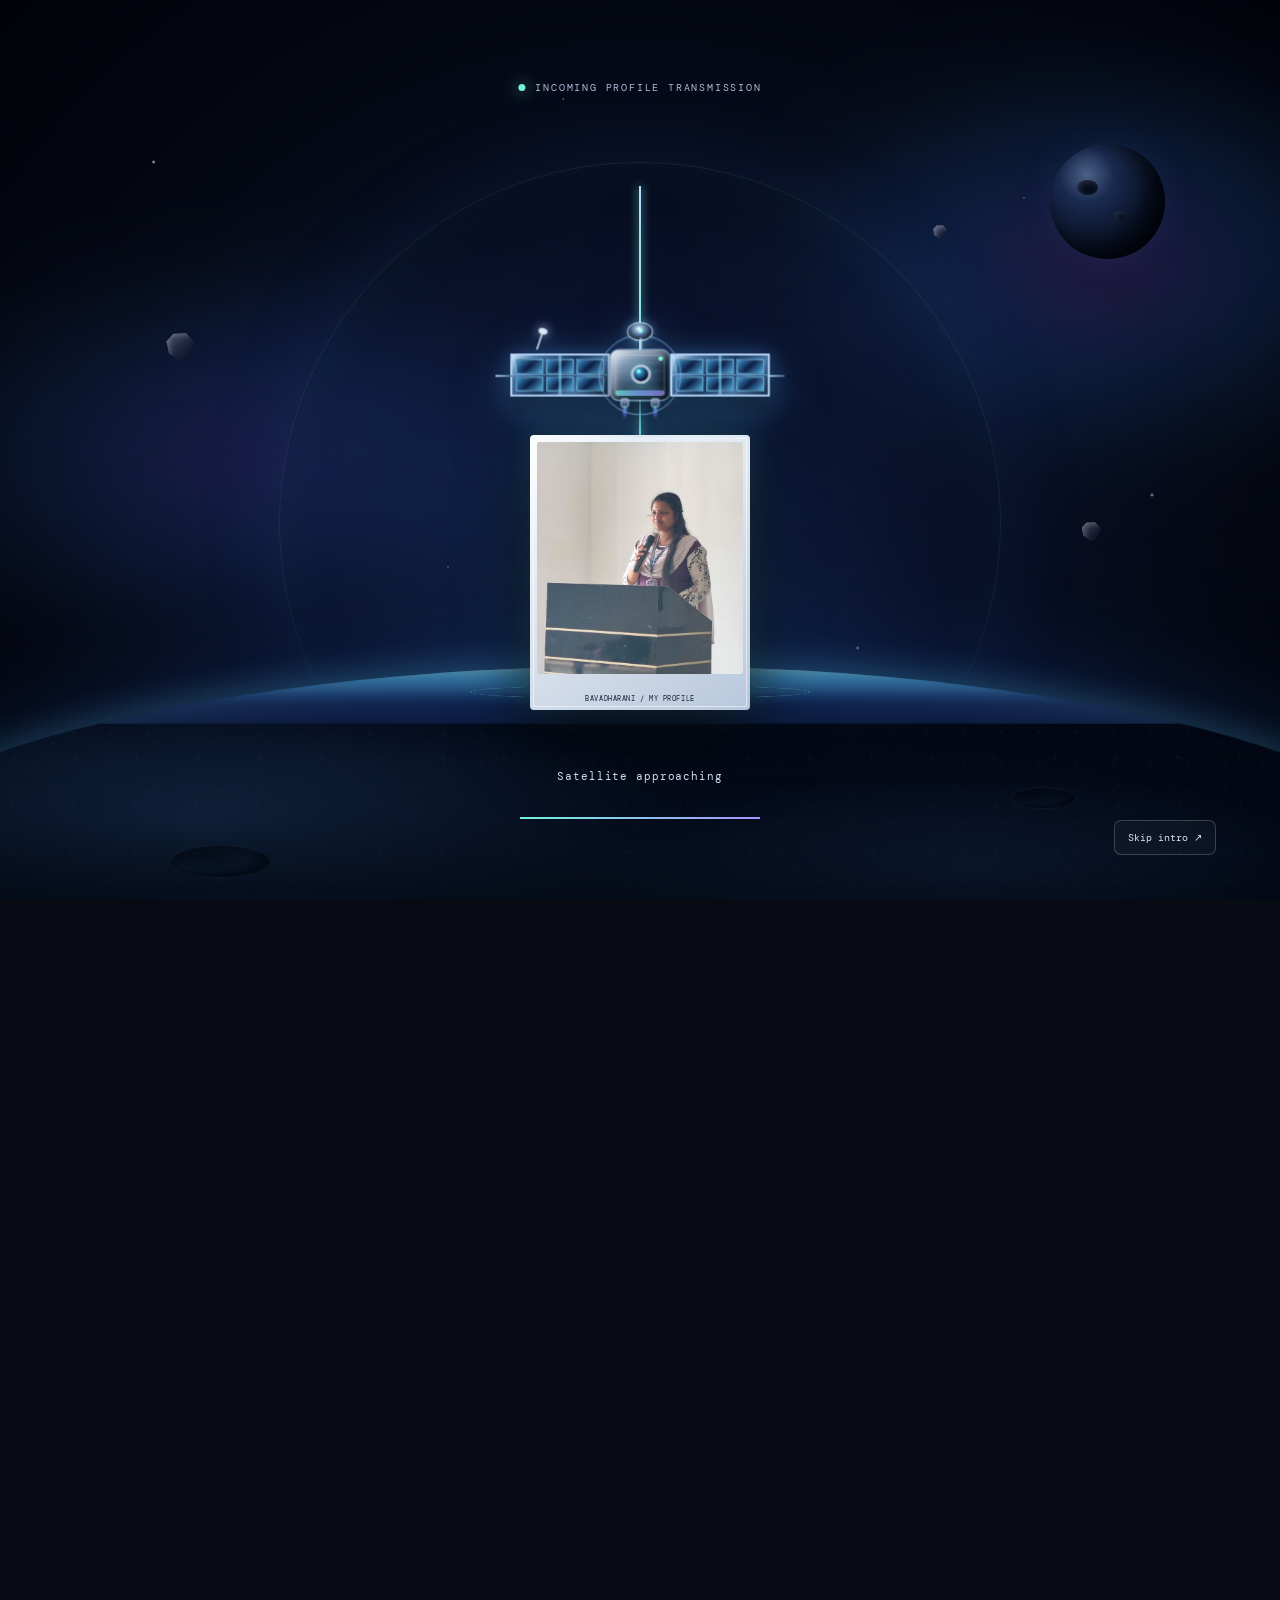
<file: index.html>
<!DOCTYPE html>
<html lang="en">
<head>
  <meta charset="UTF-8" />
  <meta name="viewport" content="width=device-width, initial-scale=1.0" />
  <meta name="theme-color" content="#080b14" />
  <meta name="description" content="Bavadharani M. — Computer Science student exploring software development, AI, and cloud technologies." />
  <title>Bavadharani M. |  Portfolio</title>
  <link rel="preconnect" href="https://fonts.googleapis.com">
  <link rel="preconnect" href="https://fonts.gstatic.com" crossorigin>
  <link href="https://fonts.googleapis.com/css2?family=DM+Mono:wght@400;500&family=Manrope:wght@400;500;600;700;800&display=swap" rel="stylesheet">
  <link rel="stylesheet" href="style.css" />
</head>
<body class="intro-loading">
  <div class="space-intro" id="spaceIntro" aria-label="A satellite is delivering the profile photo before opening the portfolio">
    <div class="space-stars" aria-hidden="true"></div>
    <div class="nebula nebula-one" aria-hidden="true"></div>
    <div class="nebula nebula-two" aria-hidden="true"></div>
    <div class="distant-moon" aria-hidden="true"></div>
    <div class="planet-horizon" aria-hidden="true"><div class="planet-atmosphere"></div><div class="planet-surface"></div><div class="planet-crater crater-one"></div><div class="planet-crater crater-two"></div><div class="planet-crater crater-three"></div></div>
    <div class="asteroid asteroid-one" aria-hidden="true"></div><div class="asteroid asteroid-two" aria-hidden="true"></div><div class="asteroid asteroid-three" aria-hidden="true"></div>
    <div class="intro-label"><span class="status-dot"></span> INCOMING PROFILE TRANSMISSION</div>
    <div class="satellite-scene" aria-hidden="true">
      <div class="satellite">
        <div class="sat-panel sat-panel-left"><i></i><i></i><i></i><i></i><i></i><i></i></div>
        <div class="sat-body"><span class="sat-lens"></span><span class="sat-light"></span><span class="sat-core-grid"></span><span class="sat-thruster sat-thruster-one"></span><span class="sat-thruster sat-thruster-two"></span></div>
        <div class="sat-panel sat-panel-right"><i></i><i></i><i></i><i></i><i></i><i></i></div>
        <div class="sat-antenna"></div><div class="sat-dish"><span></span></div><div class="sat-boom sat-boom-left"></div><div class="sat-boom sat-boom-right"></div><div class="sat-signal signal-one"></div><div class="sat-signal signal-two"></div>
      </div>
      <div class="photo-cable"></div>
      <div class="delivered-photo"><img src="bavadharani-photo.jpeg" alt="Bavadharani speaking at a podium with a microphone"><span>BAVADHARANI / MY PROFILE</span></div>
      <div class="landing-platform"></div>
    </div>
    <div class="intro-status" id="introStatus">Satellite approaching<span class="loading-dots">...</span></div>
    <div class="intro-progress"><span id="introProgress"></span></div>
    <button class="skip-intro" id="skipIntro" type="button">Skip intro ↗</button>
  </div>
  <div class="ambient-universe" id="ambientUniverse" aria-hidden="true"><div class="ambient-stars"></div><div class="ambient-bubbles"></div><div class="ambient-glow ambient-glow-one"></div><div class="ambient-glow ambient-glow-two"></div></div>
  <div class="noise" aria-hidden="true"></div>
  <header class="topbar">
    <a class="brand" href="#home" aria-label="Bavadharani home"><span class="brand-mark">B.</span><span>BAVADHARANI MURUGAIYAN<span class="brand-dot"></span></span></a>
    <button class="menu-toggle" id="menuToggle" aria-label="Toggle navigation" aria-expanded="false">☰</button>
    <nav id="navLinks" aria-label="Main navigation">
      <a href="#about">About</a><a href="#skills">Skills</a><a href="#projects">Projects</a><a href="#education">Education</a><a href="#experience">Experience</a><a href="#contact" class="nav-contact">Let's connect <span>↗</span></a>
    </nav>
  </header>

  <main>
    <section class="hero section-wrap" id="home">
      <div class="hero-copy">
        <div class="eyebrow"><span class="status-dot"></span> CSE STUDENT · BATCH OF 2024 - 2028</div>
        <h2>Bavadharani's portfolio</h2>
        <h2>Building ideas<br>into <span class="gradient-text">useful tech.</span></h2>
        <p class="hero-intro">Hi, I'm <strong>Bavadharani</strong> — a Computer Science student curious about software development, Artificial Intelligence, and cloud technologies. I enjoy learning by building.</p>
        <div class="hero-actions">
          <a class="button button-primary" href="#projects">Explore my work <span>↘</span></a>
          <a class="button button-ghost" href="#contact">Get in touch <span>↗</span></a>
        </div>
        <div class="hero-meta">
          <div><span class="meta-label">CURRENT FOCUS</span><span>AI · Web · Cloud</span></div>
          <div><span class="meta-label">BASED IN</span><span>Puducherry, India</span></div>
        </div>
      </div>

      <div class="hero-art" aria-label="Animated 3D-style abstract orb">
        <div class="orbit orbit-one"></div><div class="orbit orbit-two"></div><div class="orbit orbit-three"></div>
        <div class="orb-core"><div class="orb-glow"></div><span class="orb-symbol">&lt;/&gt;</span></div>
        <div class="float-card card-code"><span class="mini-dot"></span> building<span class="cursor">_</span></div>
        <div class="float-card card-ai"><span class="spark">✳</span> AI + creativity</div>
        <div class="float-card card-stack"><span>HTML</span><span>PY</span><span>JS</span></div>
        <div class="art-caption">LEARN. BUILD. IMPROVE.</div>
      </div>
      <a class="scroll-cue" href="#about"><span class="scroll-line"></span> SCROLL TO EXPLORE</a>
    </section>

    <section class="section-wrap section-block" id="about">
      <div class="section-heading"><span class="section-index">01 / ABOUT</span><h2>Imagining beyond limits. 
<br><span class="muted-heading">Building beyond expectations.</span></h2></div>
      <div class="about-grid">
        <div class="about-visual">
          <img src="bavadharani-photo.jpeg" alt="Bavadharani speaking at a podium with a microphone" loading="lazy" />
          <span class="about-visual-caption">IDEAS → BUILD → IMPROVE</span>
        </div>
        <div class="about-lead"><p>I'm pursuing a B.Tech in Computer Science and Engineering. I like understanding how technology works, turning concepts into practical projects, and learning new tools one step at a time.</p><p>My current interests sit at the intersection of <span class="inline-highlight">AI, secure software, and cloud deployment</span>. I'm working to strengthen my fundamentals while creating projects that solve real problems.</p><a class="button button-primary about-details-button" href="personal-details.html">Details <span>↗</span></a></div>
        <div class="about-facts">
          <div class="fact"><span class="fact-number">01</span><div><h3>Learn by doing</h3><p>Small experiments, practical projects, steady progress.</p></div></div>
          <div class="fact"><span class="fact-number">02</span><div><h3>Think securely</h3><p>Interested in code quality, security checks, and responsible deployment.</p></div></div>
          <div class="fact"><span class="fact-number">03</span><div><h3>Keep adapting</h3><p>Exploring new technologies and improving through feedback.</p></div></div>
        </div>
      </div>
    </section>

    <section class="section-wrap section-block" id="skills">
      <div class="section-heading"><span class="section-index">02 / TOOLKIT</span><h2>Tools I use<br><span class="muted-heading">and skills I'm growing.</span></h2></div>
      <div class="skills-layout">
        <div class="skill-card featured-skill"><div class="skill-card-top"><span class="skill-icon">⌘</span><span class="skill-type">CORE</span></div><h3>Programming</h3><p>Building a strong foundation in logic and problem-solving.</p><div class="pills"><span>Python</span><span>C</span><span>C++</span><span>Java</span></div></div>
        <div class="skill-card"><div class="skill-card-top"><span class="skill-icon">◇</span><span class="skill-type">WEB</span></div><h3>Web development</h3><p>Creating clean, responsive interfaces.</p><div class="pills"><span>HTML</span><span>CSS</span><span>JavaScript</span><span>React </span></div></div>
        <div class="skill-card"><div class="skill-card-top"><span class="skill-icon">⌁</span><span class="skill-type">DATA</span></div><h3>Data & tools</h3><p>Working with development tools and data concepts.</p><div class="pills"><span>MySQL</span><span>Firebase</span><span>Git / GitHub</span><span>VS Code</span></div></div>
        <div class="skill-card"><div class="skill-card-top"><span class="skill-icon">✳</span><span class="skill-type">EXPLORING</span></div><h3>Areas of interest</h3><p>Technologies I'd like to explore more deeply.</p><div class="pills"><span>Generative AI</span><span>Cloud</span></div></div>
      </div>
      <p class="skills-note"><span class="status-dot"></span> Skills are a work in progress — I value honest learning and practical experience.</p>
    </section>

    <section class="section-wrap section-block" id="projects">
      <div class="section-heading"><span class="section-index">03 / SELECTED WORK</span><h2>Ideas and<br><span class="muted-heading">the projects.</span></h2></div>
      <div class="project-grid">
        <article class="project-card project-featured">
          <div class="project-visual visual-guard"><div class="visual-grid"></div><div class="shield-shape">✓</div><span class="visual-label">CODE / CHECK / DEPLOY</span><span class="visual-corner">PROJECT 01</span></div>
          <div class="project-content"><div class="project-tags"><span>AI</span><span>WEB PLATFORM</span><span>IN PROGRESS</span></div><h3>Code Guard AI</h3><p>An AI-assisted website development and deployment concept focused on code review, error detection, dependency checks, and security validation before deployment.</p><div class="project-footer"><span>React · Node.js · AI concepts</span><a href="project-details.html" aria-label="Read the full Code Guard AI project description">Discuss project ↗</a></div></div>
          <div> * project link -- <a href= "https://mp-ruby.vercel.app/" target="_blank" rel="noreferrer">Code Guard AI<span>↗</span></a></div>
        </article>
        <article class="project-card">
          <div class="project-visual visual-water"><div class="water-rings"><i></i><i></i><i></i></div><span class="water-label">IoT / BALANCE / FLOW</span><span class="visual-corner">PROJECT 02</span></div>
          <div class="project-content"><div class="project-tags"><span>IoT</span><span>HARDWARE</span></div><h3>Equal Distribution of Water</h3><p>A team hardware project exploring an IoT-based approach to distribute water more evenly. Recognised in a project competition.</p><div class="project-footer"><span>IoT · Team project</span><a href="project-details.html#water-project" aria-label="Read the complete Equal Distribution of Water project description">Discuss project ↗</a></div></div>
        </article>
        <article class="project-card">
          <div class="project-visual visual-solar"><div class="solar-sun"></div><div class="solar-panel"><i></i><i></i><i></i><i></i><i></i><i></i></div><div class="solar-track-ring"></div><span class="visual-label">SUNLIGHT / TRACK / OPTIMISE</span><span class="visual-corner">PROJECT 03</span></div>
          <div class="project-content"><div class="project-tags"><span>HARDWARE</span><span>SOLAR ENERGY</span><span>TRACKING</span></div><h3>360° Solar Tracker</h3><p>A hardware project designed to track the direction of sunlight across a wide range of angles and adjust the solar panel position to improve sunlight capture and use solar energy more effectively.</p><div class="project-footer"><span>Solar tracking · Hardware</span><a href="project-details.html#solar-tracker" aria-label="Read the complete 360 degree Solar Tracker project description">Discuss project ↗</a></div></div>
        </article>
        <article class="project-card">
          <div class="project-visual visual-upi"><div class="upi-scan-frame"><span></span><span></span><span></span><span></span><div class="upi-qr">▦</div></div><span class="visual-label">SCAN / VERIFY / PAY</span><span class="visual-corner">PROJECT 04</span></div>
          <div class="project-content"><div class="project-tags"><span>UPI SECURITY</span><span>FRAUD PREVENTION</span><span>PAYMENT SAFETY</span></div><h3>Secure UPI</h3><p>A payment-safety concept that scans a UPI QR code, checks the encoded payment details for suspicious or invalid information, shows the payee details for review, and allows the user to continue through a trusted UPI payment app after confirmation.</p><div class="project-footer"><span>QR validation · Secure payments</span><a href="project-details.html#secure-upi" aria-label="Read the complete Secure UPI project description">Discuss project ↗</a></div></div>
          <div> * project link -- <a href= "https://upi-fraud-detection-evj9.vercel.app/" target="_blank" rel="noreferrer">Secure upi pay <span>↗</span></a></div>
        </article>
        <article class="project-card project-small">
          <div class="project-mini-icon">01<span>→</span></div><div class="project-content"><div class="project-tags"><span>WEB</span><span>LEARNING</span></div><h3>Web development practice</h3><p>Small practice pages and lab exercises using HTML, CSS, JavaScript, PHP, and database concepts.</p><div class="project-footer"><span>Foundations · Ongoing</span></div></div>
        </article>
      </div>
      <p class="section-footnote">Some projects are ongoing or learning-focused. </p>
    </section>

    <section class="section-wrap section-block" id="education">
      <div class="section-heading"><span class="section-index">04 / EDUCATION</span><h2>Learning is<br><span class="muted-heading">part of the process.</span></h2></div>
      <div class="timeline">
        <div class="timeline-item"><div class="timeline-date">2024 — 2028</div><div class="timeline-marker"></div><div class="timeline-body"><span class="timeline-status">CURRENT · EXPECTED GRADUATION 2028</span><h3>B.Tech — Computer Science and Engineering</h3><p class="timeline-place">Sri Manakula Vinayagar Engineering College · Puducherry</p><p>Building foundations in programming, software development, databases, and computing systems.</p></div></div>
        <div class="timeline-item"><div class="timeline-date">HIGHER SECONDARY</div><div class="timeline-marker"></div><div class="timeline-body"><span class="timeline-status">CLASS XII</span><h3>Amalorpavam Higher Secondary School</h3><p>Score: <strong class="education-score">92%</strong></p></div></div>
        <div class="timeline-item"><div class="timeline-date">SECONDARY</div><div class="timeline-marker"></div><div class="timeline-body"><span class="timeline-status">CLASS X</span><h3>K.S.P Higher Secondary School</h3><p>Score: <strong class="education-score">94%</strong></p></div></div>
        <div class="timeline-item"><div class="timeline-date">COURSES</div><div class="timeline-marker"></div><div class="timeline-body"><span class="timeline-status">CERTIFICATIONS & ONLINE LEARNING</span><h3>Courses & Certificates</h3><p>Explore my completed course certificates and learning achievements in one place.</p><a class="certificate-link" href="certificates.html">View all certificates <span>↗</span></a><p class="certificate-note"></p></div></div>
      </div>
    </section>

    <section class="section-wrap section-block" id="experience">
      <div class="section-heading"><span class="section-index">05 / INTENSHIPS</span><h2>Learning beyond<br><span class="muted-heading">the classroom.</span></h2></div>
      <div class="experience-card">
        <div class="experience-icon">✳</div><div class="experience-main"><span class="timeline-status">VIRTUAL INTERNSHIP</span><h3>Data Engineering Virtual Internship</h3><p class="experience-org">EduSkills</p><p>Virtual internship focused on data engineering concepts and data workflows.</p></div><div class="experience-side"><span>REMOTE</span><a class="experience-certificate" href="certificates/data-engineering-virtual-internship.pdf" target="_blank" rel="noopener">View certificate <span>↗</span></a></div>
      </div>
      <div class="experience-card">
        <div class="experience-icon">⌁</div><div class="experience-main"><span class="timeline-status">VIRTUAL INTERNSHIP</span><h3>Android Developer Internship</h3><p class="experience-org">EduSkills · Cohort 14</p><p>Learning experience in Android application development and mobile app fundamentals.</p></div><div class="experience-side"><span>REMOTE</span><a class="experience-certificate" href="certificates/eduskill-android-developer-internship.pdf" target="_blank" rel="noopener">View certificate <span>↗</span></a></div>
      </div>
      <div class="experience-card">
        <div class="experience-icon">✧</div><div class="experience-main"><span class="timeline-status">VIRTUAL INTERNSHIP</span><h3>Python Full Stack  Internship</h3><p class="experience-org">EduSkills</p><p>Explored front-end and back-end web development concepts through a full stack learning experience.</p></div><div class="experience-side"><span>REMOTE</span><a class="experience-certificate" href="certificates/eduskill-full-stack-development-internship.pdf" target="_blank" rel="noopener">View certificate <span>↗</span></a></div>
      </div>
      <div class="experience-card">
        <div class="experience-icon">⌘</div><div class="experience-main"><span class="timeline-status">VIRTUAL INTERNSHIP</span><h3>Java Full Stack Internship</h3><p class="experience-org">EduSkills</p><p>Developed awareness of Java-based full stack application concepts and software development workflows.</p></div><div class="experience-side"><span>REMOTE</span><a class="experience-certificate" href="certificates/eduskill-java-full-stack-internship.pdf" target="_blank" rel="noopener">View certificate <span>↗</span></a></div>
      </div>
      <div class="experience-card">
        <div class="experience-icon">✧</div><div class="experience-main"><span class="timeline-status">VIRTUAL INTERNSHIP</span><h3>Cybersecurity Virtual Internship</h3><p class="experience-org">EduSkills · Supported by Palo Alto Networks</p><p>Completed a 10-week virtual internship focused on cybersecurity.</p></div><div class="experience-side"><span>REMOTE</span><a class="experience-certificate" href="certificates/eduskill-palo-alto-cybersecurity-virtual-internship.pdf" target="_blank" rel="noopener">View certificate <span>↗</span></a></div>
      </div>
      <div class="experience-card">
        <div class="experience-icon">✳</div><div class="experience-main"><span class="timeline-status">VIRTUAL INTERNSHIP</span><h3>Prompt Engineering for AI Virtual Internship</h3><p class="experience-org">EduSkills Academy</p><p>Completed an 8-week virtual internship in prompt engineering for AI.</p></div><div class="experience-side"><span>REMOTE</span><a class="experience-certificate" href="certificates/eduskill-prompt-engineering-virtual-internship.pdf" target="_blank" rel="noopener">View certificate <span>↗</span></a></div>
      </div>
    </section>

    <section class="contact-section" id="contact">
      <div class="contact-orb" aria-hidden="true"></div>
      <div class="section-wrap contact-inner">
        <span class="section-index">06 / CONTACT</span>
        <h2>Have an idea?<br><span class="gradient-text">Let's make it real.</span></h2>
        <p>I'm open to learning opportunities, internships, collaborations, and conversations about technology.</p>
        <a class="button button-primary contact-email" href="mailto:bavadharanim007@gmail.com">Email me <br>bavadharanim007@gmail.com <span></span></a>
        <div class="social-links">
          <a href="https://github.com/Bavadharani-M/" target="_blank" rel="noreferrer"><b>GitHub </b><span>↗</span></a>
          <a href="https://www.linkedin.com/in/bavadharanim02/" target="_blank" rel="noreferrer"><b>LinkedIn </b><span>↗</span></a>
        </div>
       
      </div>
    </section>
  </main>

  <footer class="footer"><a class="brand" href="#home"><span class="brand-mark">M.</span><span>BAVADHARANI<span class="brand-dot"></span></span></a><span>Designed with curiosity. Built to keep growing.</span><a href="#home" class="back-top">Visit again ↑</a></footer>
  <script src="script.js"></script>
</body>
</html>
</file>
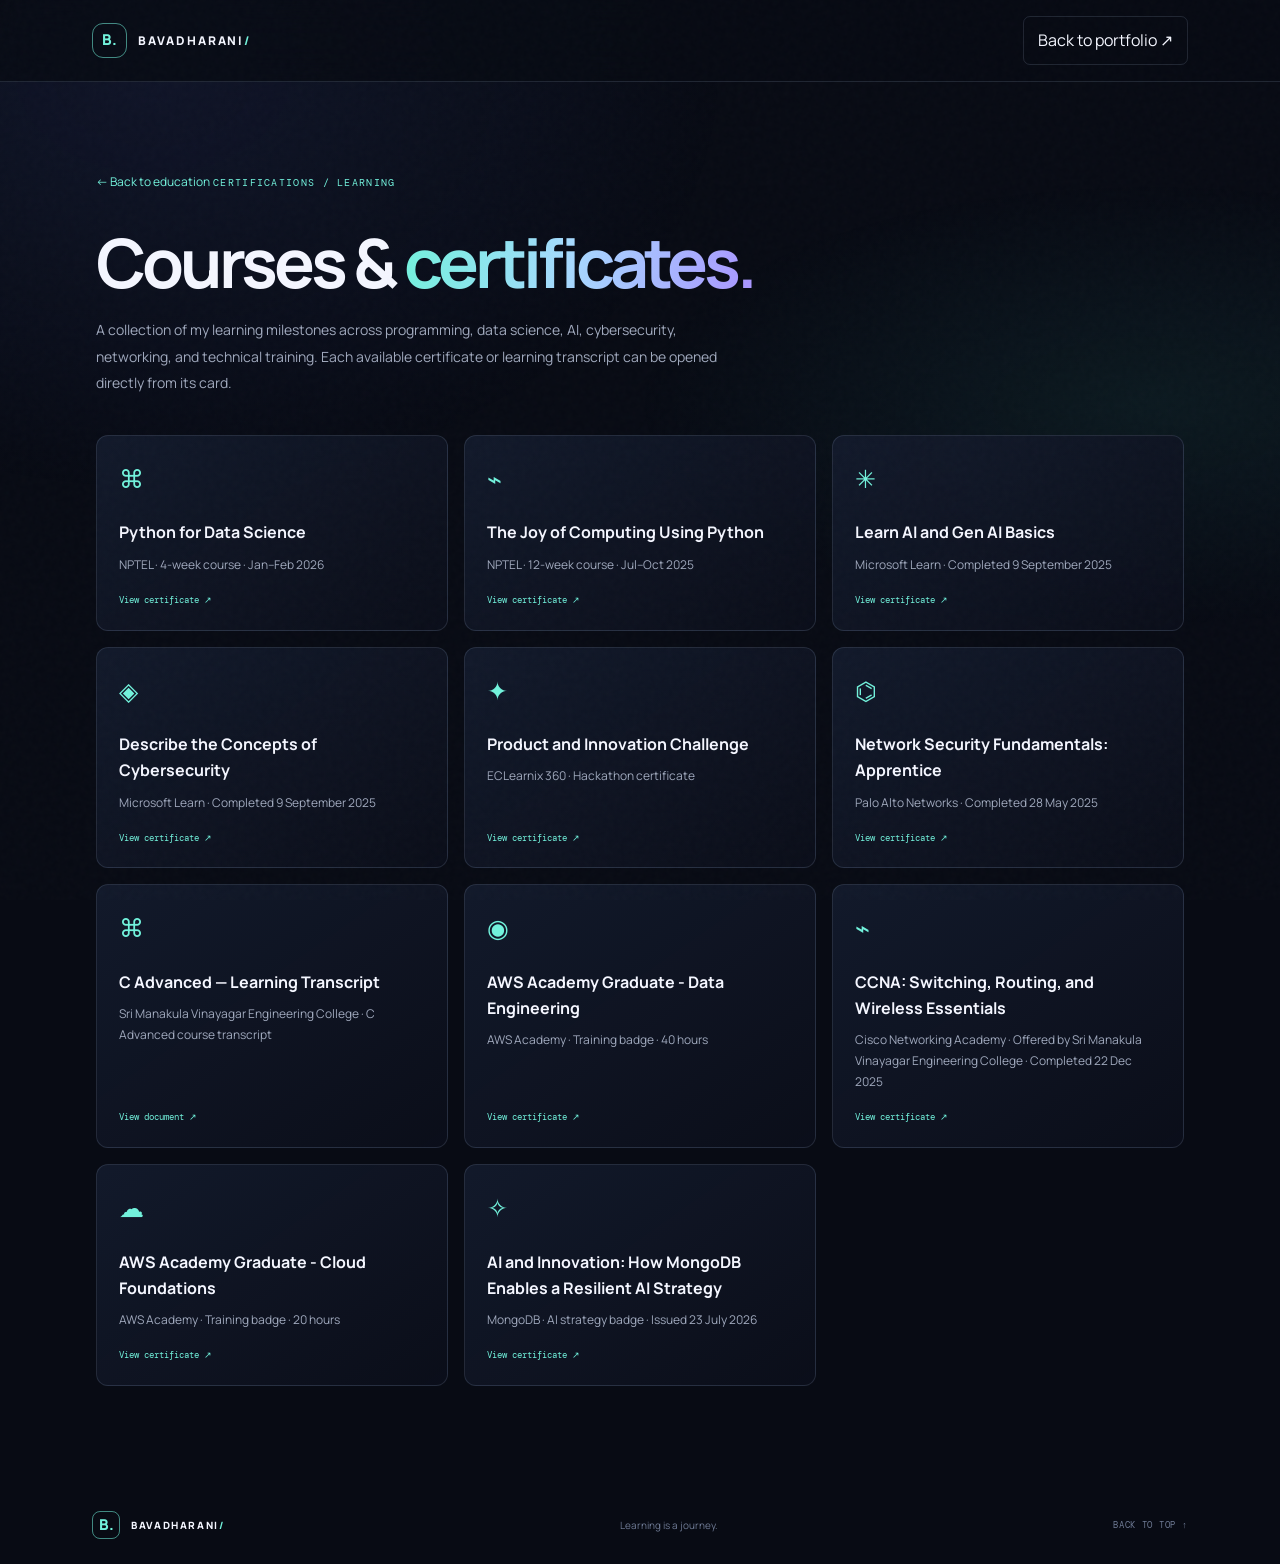
<file: certificates.html>
<!DOCTYPE html>
<html lang="en">
<head>
  <meta charset="UTF-8" />
  <meta name="viewport" content="width=device-width, initial-scale=1.0" />
  <meta name="theme-color" content="#080b14" />
  <title>Certificates | Bavadharani M.</title>
  <link rel="preconnect" href="https://fonts.googleapis.com">
  <link rel="preconnect" href="https://fonts.gstatic.com" crossorigin>
  <link href="https://fonts.googleapis.com/css2?family=DM+Mono:wght@400;500&family=Manrope:wght@400;500;600;700;800&display=swap" rel="stylesheet">
  <link rel="stylesheet" href="style.css" />
  <style>
    .cert-page{min-height:80vh;padding:85px 0 100px}
    .cert-back{display:inline-flex;gap:10px;color:var(--cyan);font-size:12px;margin-bottom:34px}
    .cert-title{font-size:clamp(42px,6vw,68px);letter-spacing:-.06em;line-height:1.08;margin:0 0 18px}
    .cert-intro{max-width:650px;color:var(--muted);font-size:14px;line-height:1.9;margin-bottom:38px}
    .cert-grid{display:grid;grid-template-columns:repeat(3,1fr);gap:16px}
    .cert-card{border:1px solid var(--line);background:linear-gradient(145deg,rgba(20,27,45,.9),rgba(11,15,27,.85));border-radius:12px;padding:22px;min-height:190px;display:flex;flex-direction:column}
    .cert-icon{font-size:25px;color:var(--cyan);margin-bottom:20px}
    .cert-card h2{font-size:16px;margin:0 0 8px}
    .cert-card p{font-size:12px;line-height:1.75;color:var(--muted);margin:0 0 18px}
    .cert-card a,.cert-file-note{font-family:var(--mono);font-size:9px;color:var(--cyan);margin-top:auto}
    .cert-instructions{margin-top:30px;padding:20px 22px;border:1px dashed rgba(177,193,225,.25);border-radius:10px;color:var(--muted);font-size:12px;line-height:1.8}
    .cert-instructions strong{color:var(--text)}
    @media(max-width:750px){.cert-grid{grid-template-columns:repeat(2,1fr)}}
    @media(max-width:500px){.cert-grid{grid-template-columns:1fr}.cert-page{padding-top:55px}}
  </style>
</head>
<body>
  <div class="noise" aria-hidden="true"></div>
  <header class="topbar">
    <a class="brand" href="index.html"><span class="brand-mark">B.</span><span>BAVADHARANI<span class="brand-dot">/</span></span></a>
    <a class="nav-contact" href="index.html#education">Back to portfolio ↗</a>
  </header>
  <main class="section-wrap cert-page">
    <a class="cert-back" href="index.html#education">← Back to education</a>
    <span class="section-index">CERTIFICATIONS / LEARNING</span>
    <h1 class="cert-title">Courses & <span class="gradient-text">certificates.</span></h1>
    <p class="cert-intro">A collection of my learning milestones across programming, data science, AI, cybersecurity, networking, and technical training. Each available certificate or learning transcript can be opened directly from its card.</p>
    <div class="cert-grid">
      <article class="cert-card"><div class="cert-icon">⌘</div><h2>Python for Data Science</h2><p>NPTEL · 4-week course · Jan–Feb 2026</p><a href="certificates/nptel-python-for-data-science.pdf" target="_blank" rel="noopener">View certificate ↗</a></article>
      <article class="cert-card"><div class="cert-icon">⌁</div><h2>The Joy of Computing Using Python</h2><p>NPTEL · 12-week course · Jul–Oct 2025</p><a href="certificates/nptel-joy-of-computing-using-python.pdf" target="_blank" rel="noopener">View certificate ↗</a></article>
      <article class="cert-card"><div class="cert-icon">✳</div><h2>Learn AI and Gen AI Basics</h2><p>Microsoft Learn · Completed 9 September 2025</p><a href="certificates/microsoft-learn-ai-gen-ai-basics.pdf" target="_blank" rel="noopener">View certificate ↗</a></article>
      <article class="cert-card"><div class="cert-icon">◈</div><h2>Describe the Concepts of Cybersecurity</h2><p>Microsoft Learn · Completed 9 September 2025</p><a href="certificates/microsoft-cybersecurity-concepts.pdf" target="_blank" rel="noopener">View certificate ↗</a></article>
      <article class="cert-card"><div class="cert-icon">✦</div><h2>Product and Innovation Challenge</h2><p>ECLearnix 360 · Hackathon certificate</p><a href="certificates/eclearnix-product-innovation-hackathon.pdf" target="_blank" rel="noopener">View certificate ↗</a></article>
      <article class="cert-card"><div class="cert-icon">⌬</div><h2>Network Security Fundamentals: Apprentice</h2><p>Palo Alto Networks · Completed 28 May 2025</p><a href="certificates/palo-alto-network-security-fundamentals.pdf" target="_blank" rel="noopener">View certificate ↗</a></article>
      <article class="cert-card"><div class="cert-icon">⌘</div><h2>C Advanced — Learning Transcript</h2><p>Sri Manakula Vinayagar Engineering College · C Advanced course transcript</p><a href="certificates/c-advanced-learning-transcript.pdf" target="_blank" rel="noopener">View document ↗</a></article>
      <article class="cert-card"><div class="cert-icon">◉</div><h2>AWS Academy Graduate - Data Engineering</h2><p>AWS Academy · Training badge · 40 hours</p><a href="certificates/aws-academy-data-engineering.pdf" target="_blank" rel="noopener">View certificate ↗</a></article>
      <article class="cert-card"><div class="cert-icon">⌁</div><h2>CCNA: Switching, Routing, and Wireless Essentials</h2><p>Cisco Networking Academy · Offered by Sri Manakula Vinayagar Engineering College · Completed 22 Dec 2025</p><a href="certificates/ccna-switching-routing-wireless-essentials.pdf" target="_blank" rel="noopener">View certificate ↗</a></article>
      <article class="cert-card"><div class="cert-icon">☁</div><h2>AWS Academy Graduate - Cloud Foundations</h2><p>AWS Academy · Training badge · 20 hours</p><a href="certificates/aws-academy-cloud-foundations.pdf" target="_blank" rel="noopener">View certificate ↗</a></article>
      <article class="cert-card"><div class="cert-icon">✧</div><h2>AI and Innovation: How MongoDB Enables a Resilient AI Strategy</h2><p>MongoDB · AI strategy badge · Issued 23 July 2026</p><a href="certificates/mongodb-ai-strategy.pdf" target="_blank" rel="noopener">View certificate ↗</a></article>
    </div>
    
  </main>
  <footer class="footer"><a class="brand" href="index.html"><span class="brand-mark">B.</span><span>BAVADHARANI<span class="brand-dot">/</span></span></a><span>Learning is a journey.</span><a href="#" class="back-top">BACK TO TOP ↑</a></footer>
</body>
</html>
</file>
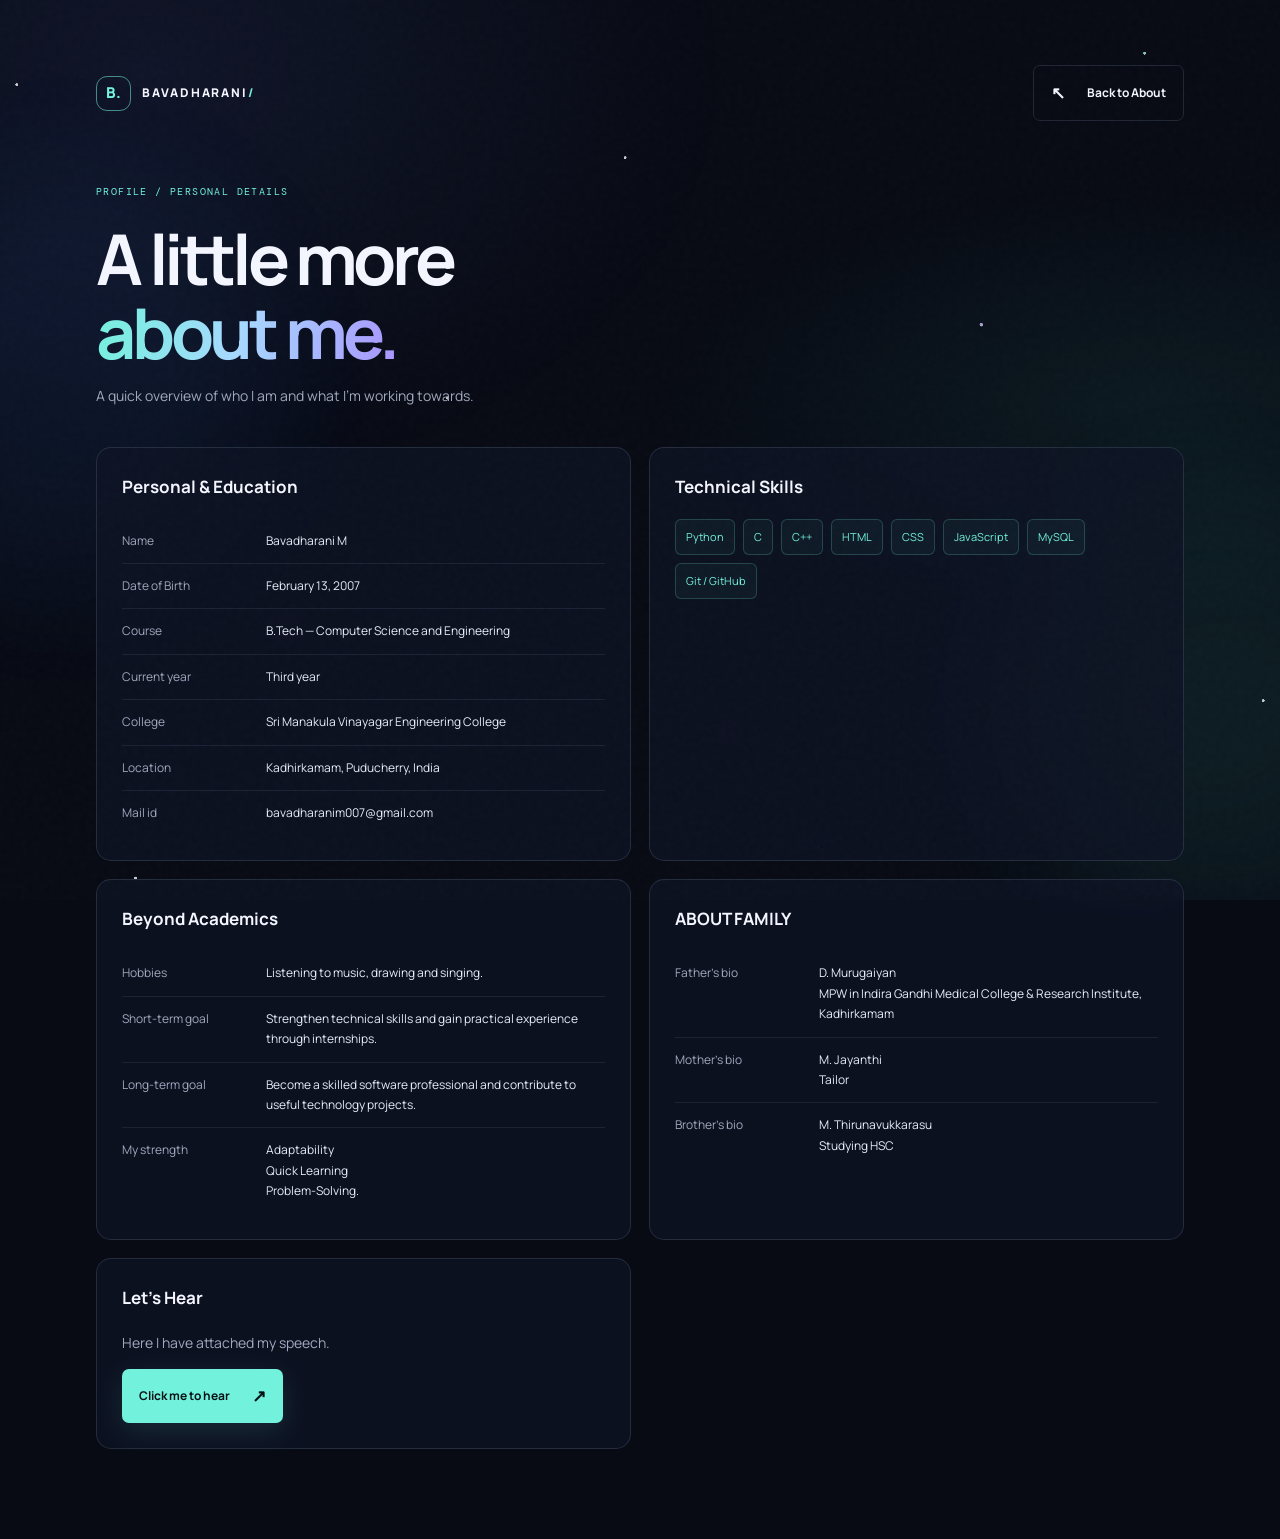
<file: personal-details.html>
<!DOCTYPE html>
<html lang="en">
<head>
  <meta charset="UTF-8" />
  <meta name="viewport" content="width=device-width, initial-scale=1.0" />
  <meta name="theme-color" content="#080b14" />
  <title>Personal Details | Bavadharani</title>
  <link rel="preconnect" href="https://fonts.googleapis.com">
  <link rel="preconnect" href="https://fonts.gstatic.com" crossorigin>
  <link href="https://fonts.googleapis.com/css2?family=DM+Mono:wght@400;500&family=Manrope:wght@400;500;600;700;800&display=swap" rel="stylesheet">
  <link rel="stylesheet" href="style.css" />
  <style>
    .details-page{min-height:100vh;padding:65px 0 90px;position:relative;z-index:1}
    .details-top{display:flex;justify-content:space-between;align-items:center;gap:20px;margin-bottom:55px;flex-wrap:wrap}
    .details-kicker{font-family:var(--mono);font-size:10px;letter-spacing:.14em;color:var(--cyan)}
    .details-title{font-size:clamp(42px,7vw,70px);letter-spacing:-.06em;line-height:1.05;margin:20px 0 14px}
    .details-subtitle{color:var(--muted);line-height:1.8;max-width:650px;font-size:14px}
    .details-grid{display:grid;grid-template-columns:repeat(2,minmax(0,1fr));gap:18px;margin-top:38px}
    .details-card{padding:25px;border:1px solid var(--line);border-radius:15px;background:rgba(15,21,38,.76);backdrop-filter:blur(12px)}
    .details-card h2{font-size:17px;margin:0 0 18px;color:var(--text)}
    .detail-row{display:grid;grid-template-columns:130px 1fr;gap:14px;padding:12px 0;border-bottom:1px solid rgba(177,193,225,.1);font-size:12px;line-height:1.7}
    .detail-row:last-child{border-bottom:0}.detail-label{color:var(--muted)}.detail-value{color:#e8edfa}
    .detail-tags{display:flex;flex-wrap:wrap;gap:8px}.detail-tags span{font-size:11px;color:var(--cyan);padding:8px 10px;border:1px solid rgba(114,242,220,.2);border-radius:6px;background:rgba(114,242,220,.04)}
    .details-note{margin-top:25px;color:var(--muted);font-size:11px;line-height:1.8}
    @media(max-width:650px){.details-page{padding-top:35px}.details-grid{grid-template-columns:1fr}.details-card{padding:20px}.detail-row{grid-template-columns:105px 1fr}}
  </style>
</head>
<body>
  <div class="ambient-universe" id="ambientUniverse" aria-hidden="true"><div class="ambient-stars"></div><div class="ambient-bubbles"></div><div class="ambient-glow ambient-glow-one"></div><div class="ambient-glow ambient-glow-two"></div></div>
  <div class="noise" aria-hidden="true"></div>
  <main class="details-page section-wrap">
    <div class="details-top"><a class="brand" href="index.html"><span class="brand-mark">B.</span><span>BAVADHARANI<span class="brand-dot">/</span></span></a><a class="button button-ghost" href="index.html#about"><span>↖</span> Back to About</a></div>
    <span class="details-kicker">PROFILE / PERSONAL DETAILS</span>
    <h1 class="details-title">A little more<br><span class="gradient-text">about me.</span></h1>
    <p class="details-subtitle">A quick overview of who I am and what I'm working towards.</p>
    <div class="details-grid">
      <section class="details-card"><h2>Personal & Education</h2>
        <div class="detail-row"><span class="detail-label">Name</span><span class="detail-value">Bavadharani M</span></div>
        <div class="detail-row"><span class="detail-label">Date of Birth</span><span class="detail-value">February 13, 2007</span></div>
        <div class="detail-row"><span class="detail-label">Course</span><span class="detail-value">B.Tech — Computer Science and Engineering</span></div>
        <div class="detail-row"><span class="detail-label">Current year</span><span class="detail-value">Third year</span></div>
        <div class="detail-row"><span class="detail-label">College</span><span class="detail-value">Sri Manakula Vinayagar Engineering College</span></div>
        <div class="detail-row"><span class="detail-label">Location</span><span class="detail-value">Kadhirkamam, Puducherry, India</span></div>
        <div class="detail-row"><span class="detail-label">Mail id</span><span class="detail-value">bavadharanim007@gmail.com</span></div>
       
      
      </section>
      <section class="details-card"><h2>Technical Skills</h2><div class="detail-tags"><span>Python</span><span>C</span><span>C++</span><span>HTML</span><span>CSS</span><span>JavaScript</span><span>MySQL</span><span>Git / GitHub</span></div></section>
      <section class="details-card"><h2>Beyond Academics</h2>
        <div class="detail-row"><span class="detail-label">Hobbies</span><span class="detail-value">Listening to music, drawing and singing.</span></div>
        <div class="detail-row"><span class="detail-label">Short-term goal</span><span class="detail-value">Strengthen technical skills and gain practical experience through internships.</span></div>
        <div class="detail-row"><span class="detail-label">Long-term goal</span><span class="detail-value">Become a skilled software professional and contribute to useful technology projects.</span></div>
        <div class="detail-row"><span class="detail-label">My strength</span><span class="detail-value">Adaptability<br>Quick Learning<br>Problem-Solving.</span></div>
      </section>
      <section class="details-card"><h2>ABOUT FAMILY</h2>
        <div class="detail-row"><span class="detail-label">Father's bio</span><span class="detail-value">D. Murugaiyan<br>MPW in Indira Gandhi Medical College & Research Institute, Kadhirkamam</span></div>
        <div class="detail-row"><span class="detail-label">Mother's bio</span><span class="detail-value">M. Jayanthi<br>Tailor</span></div>
        <div class="detail-row"><span class="detail-label">Brother's bio</span><span class="detail-value">M. Thirunavukkarasu<br>Studying HSC</span></div>
      </section>
      <section class="details-card"><h2>Let's Hear</h2><p class="details-subtitle">Here I have attached my speech.</p><a class="button button-primary" href="introduction.html">Click me to hear <span>↗</span></a></section>
    </div>
  </main>
</body>
</html>
</file>
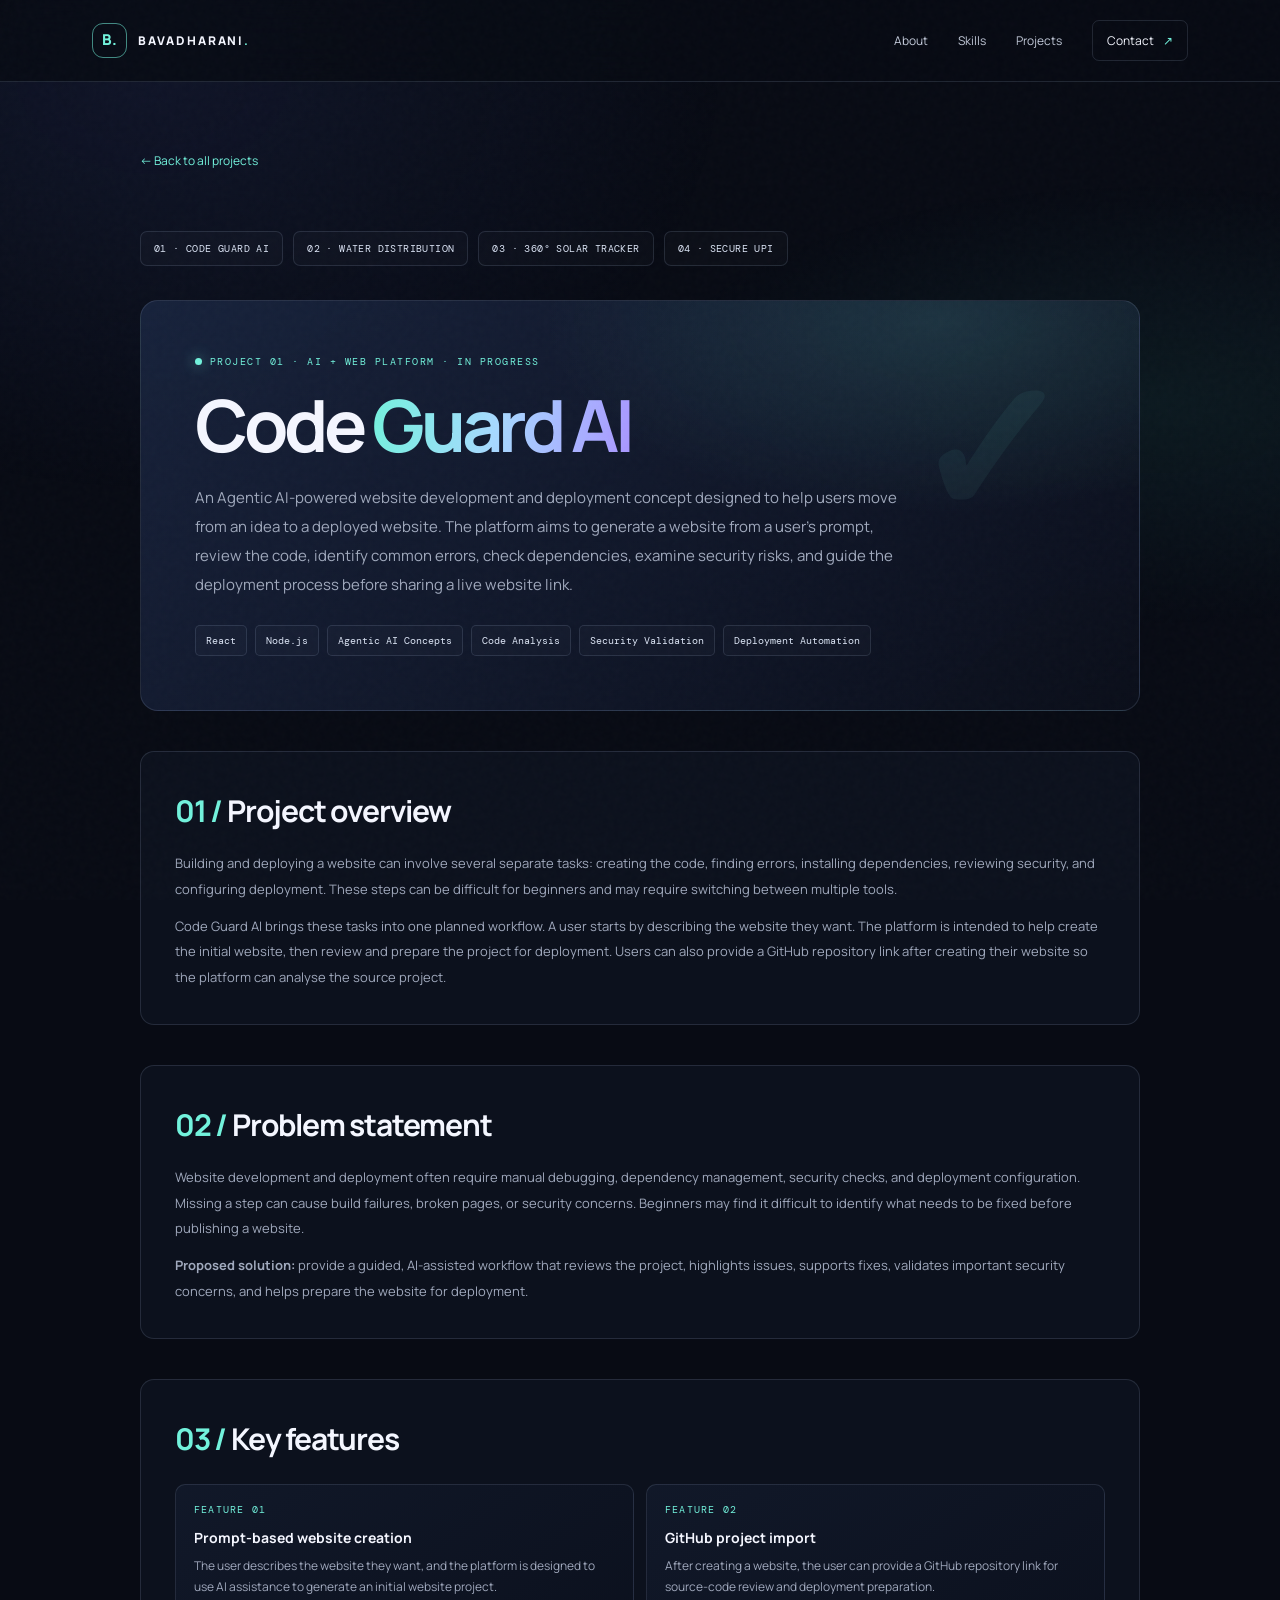
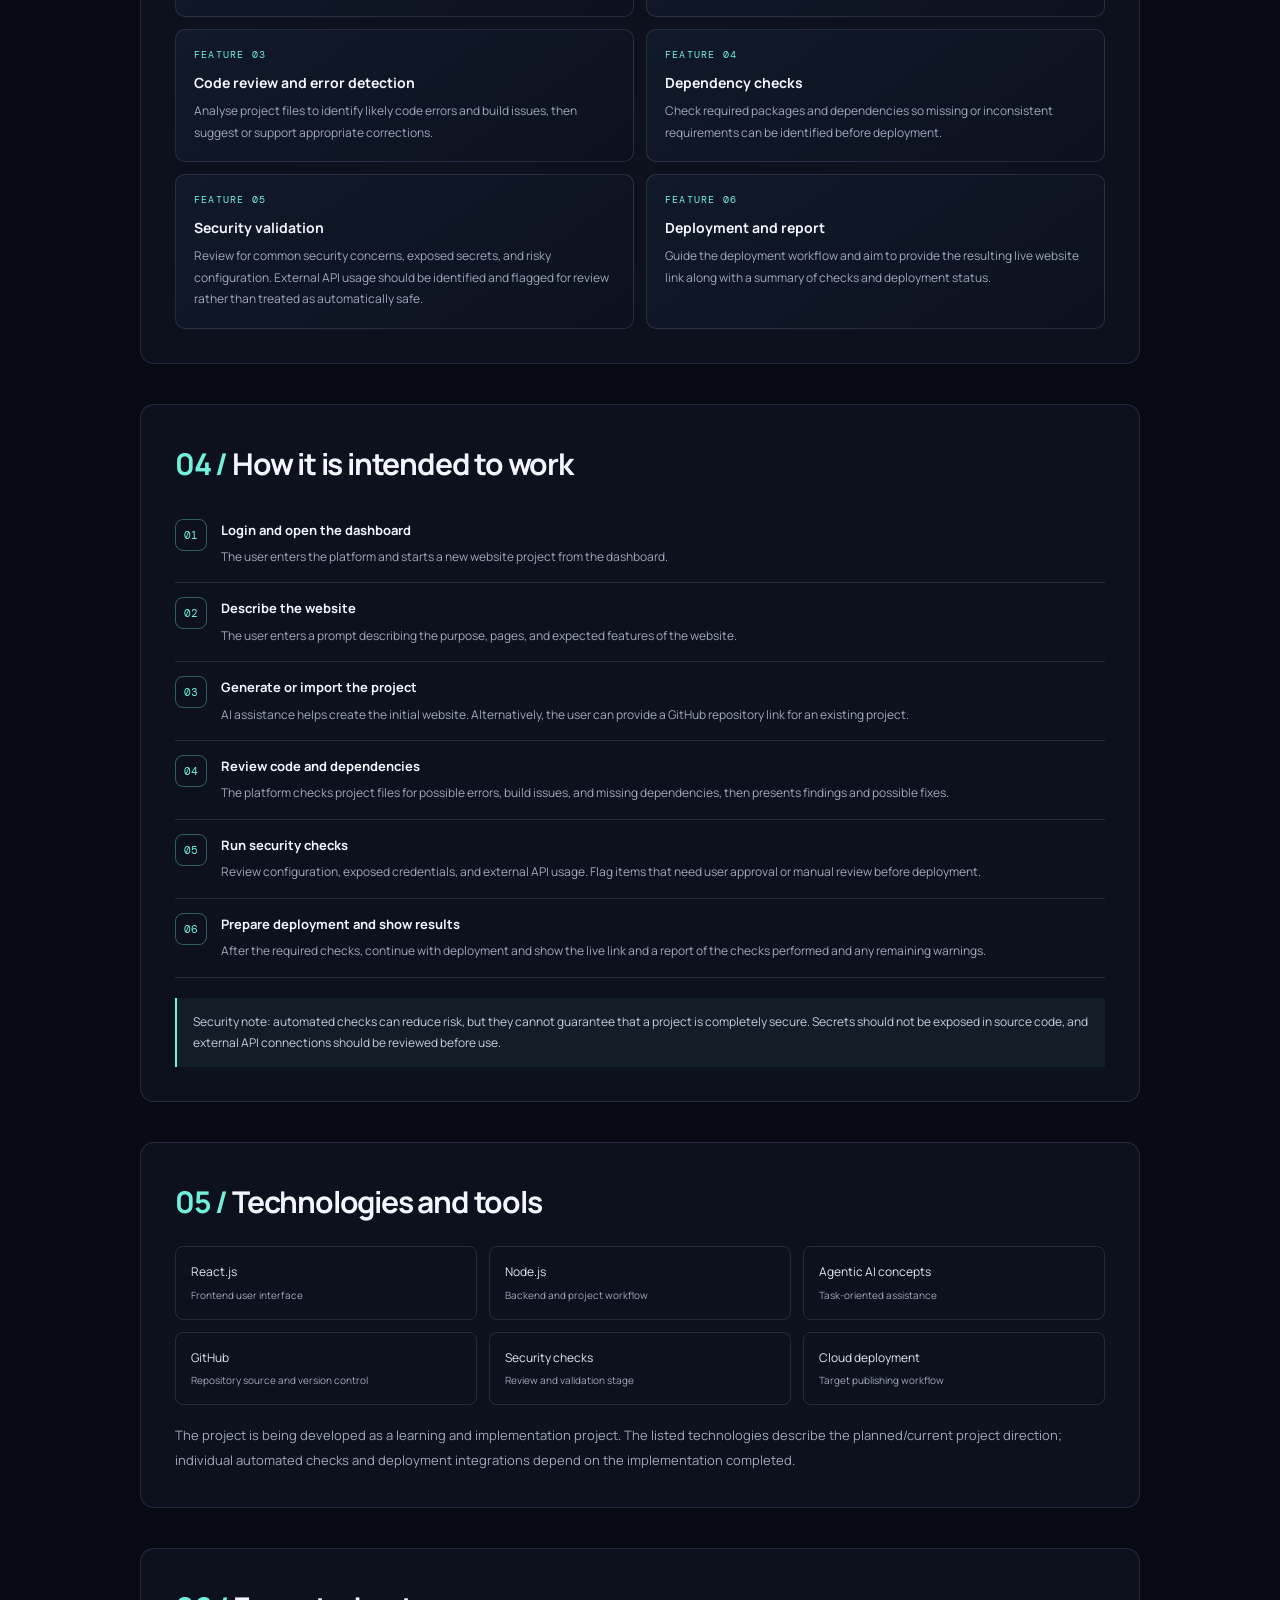
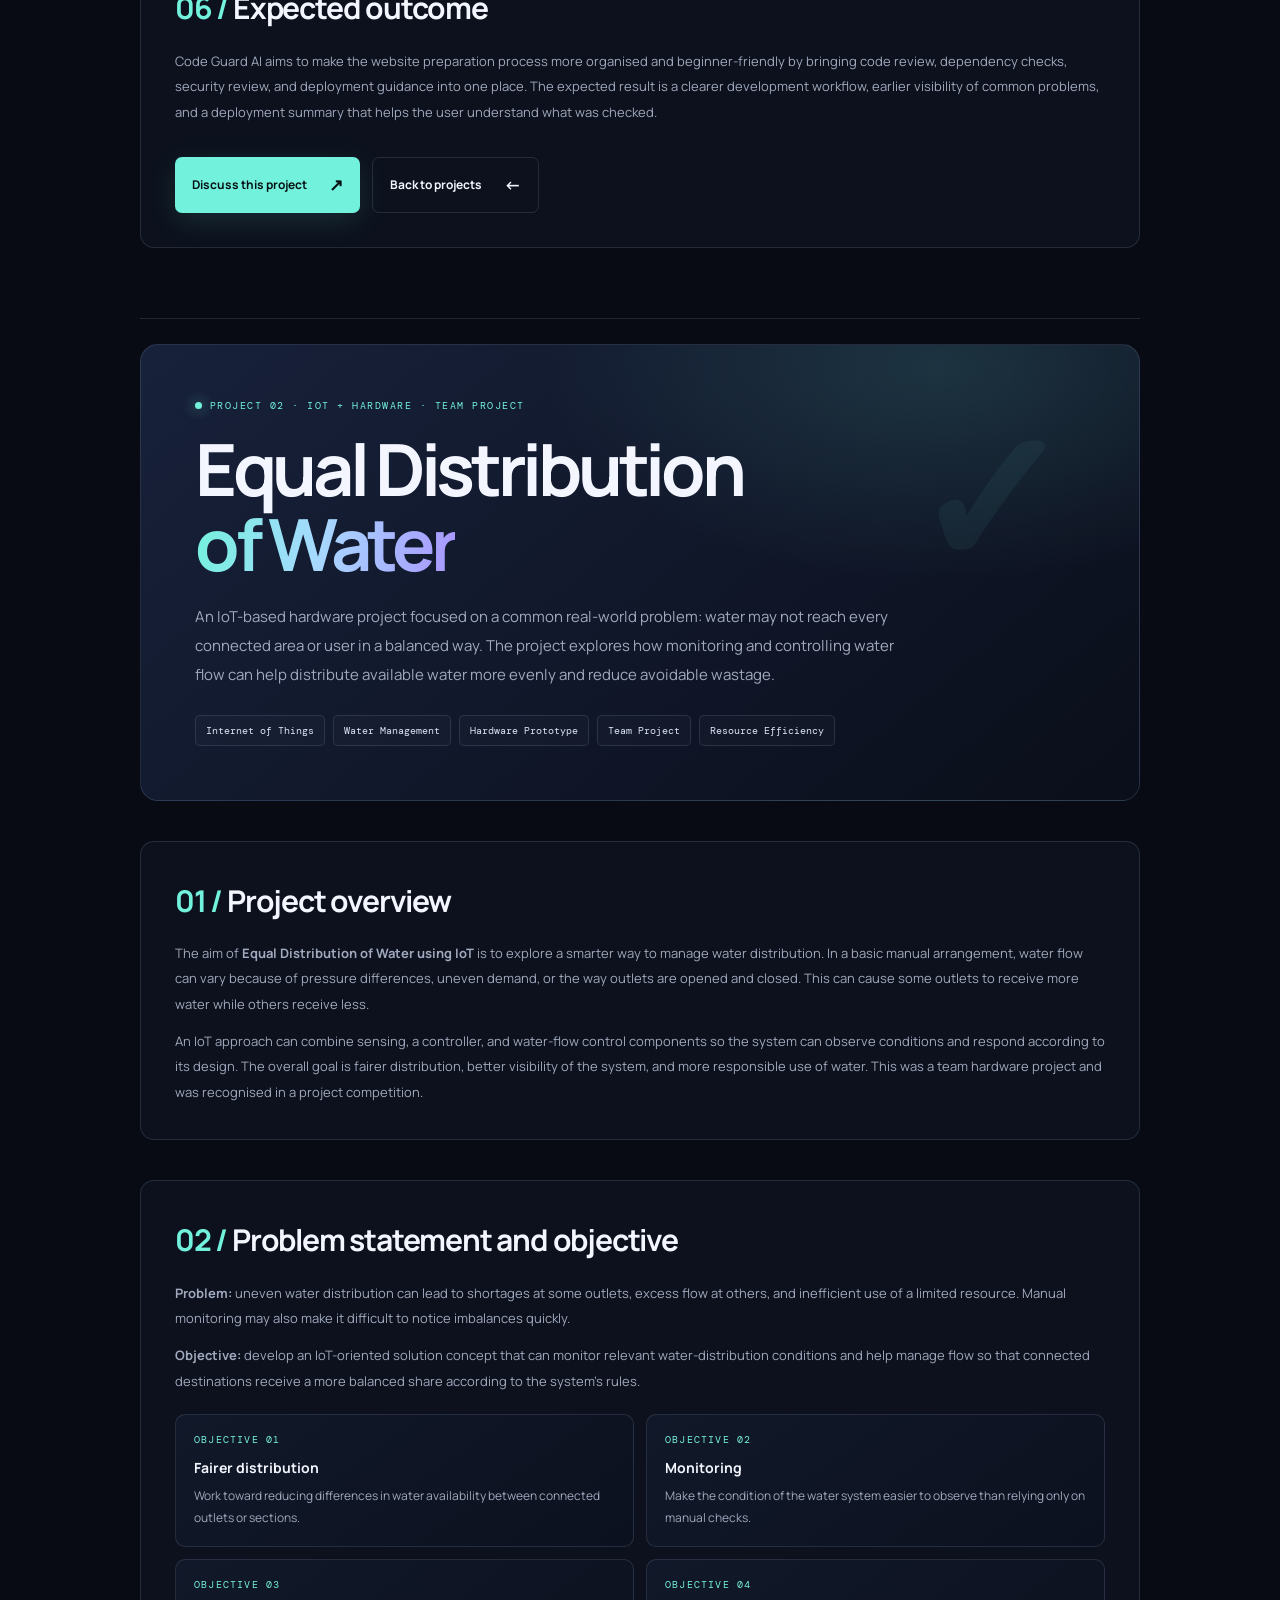
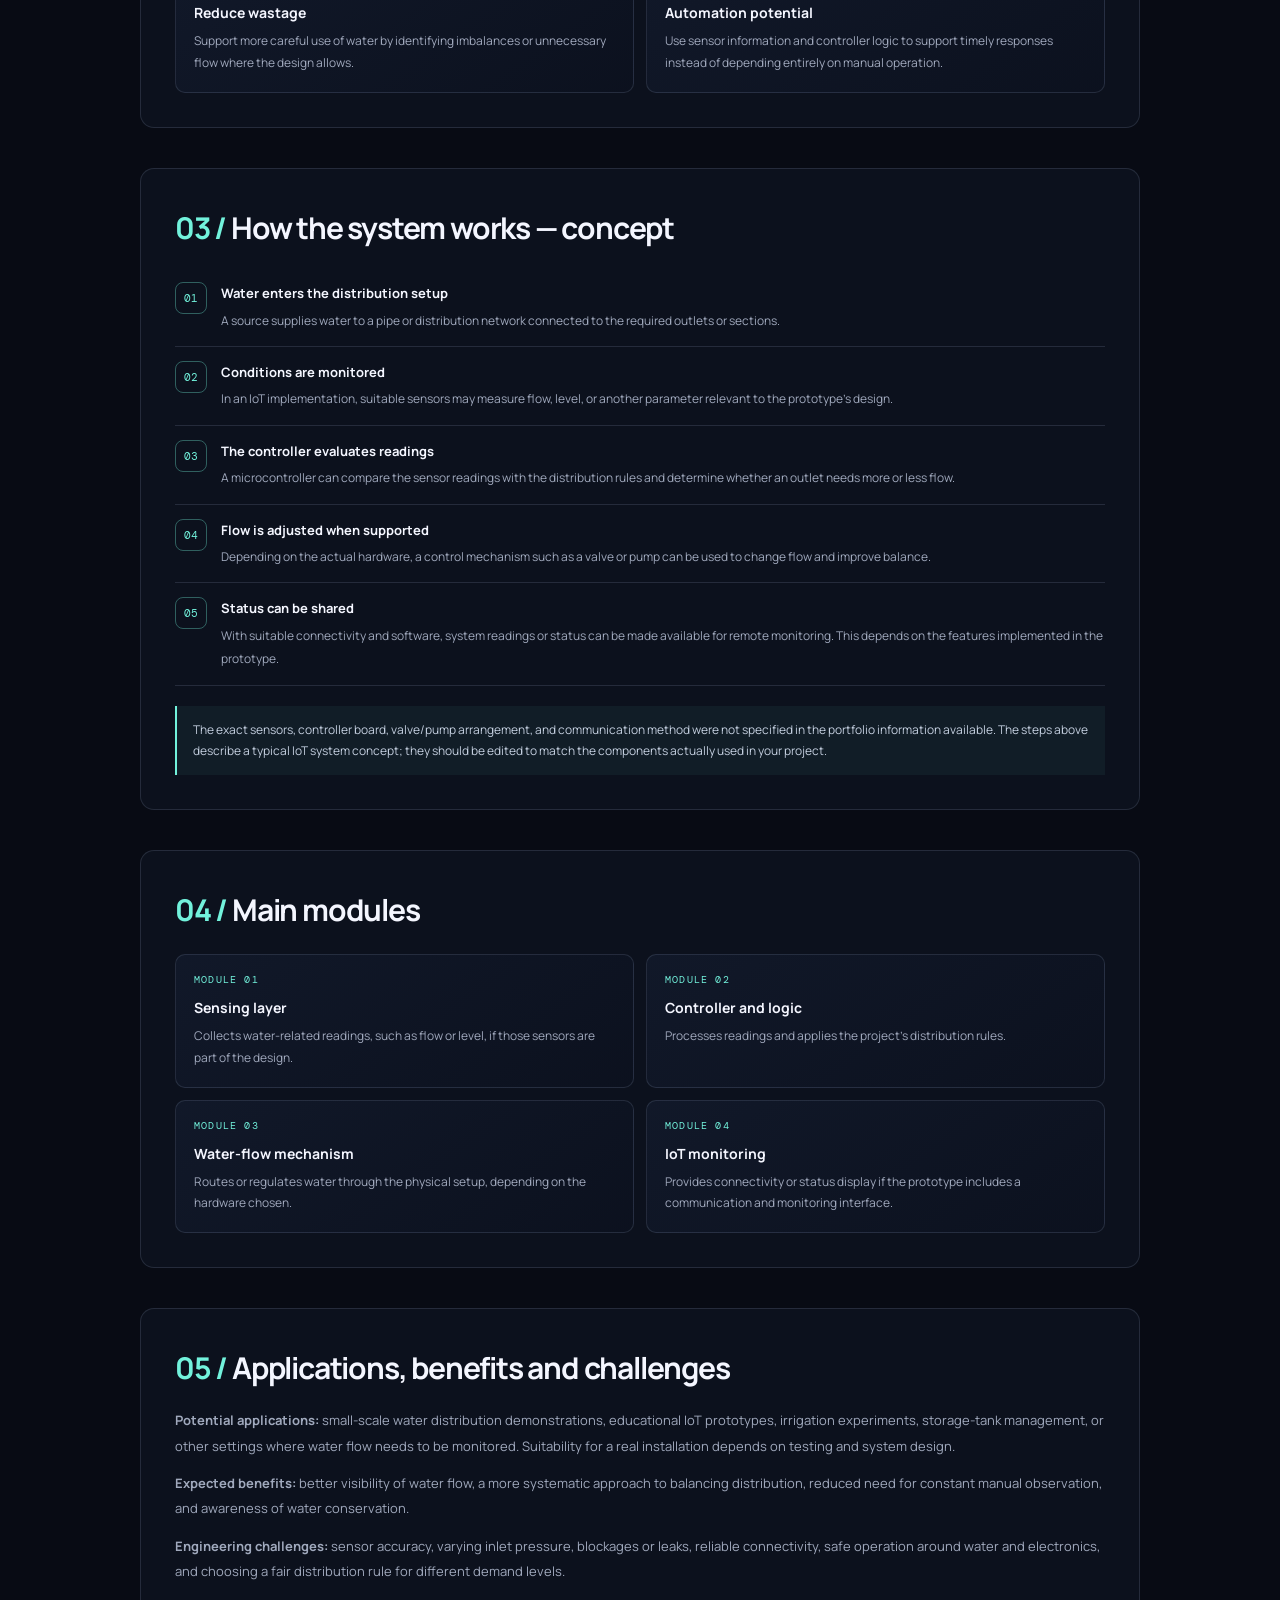
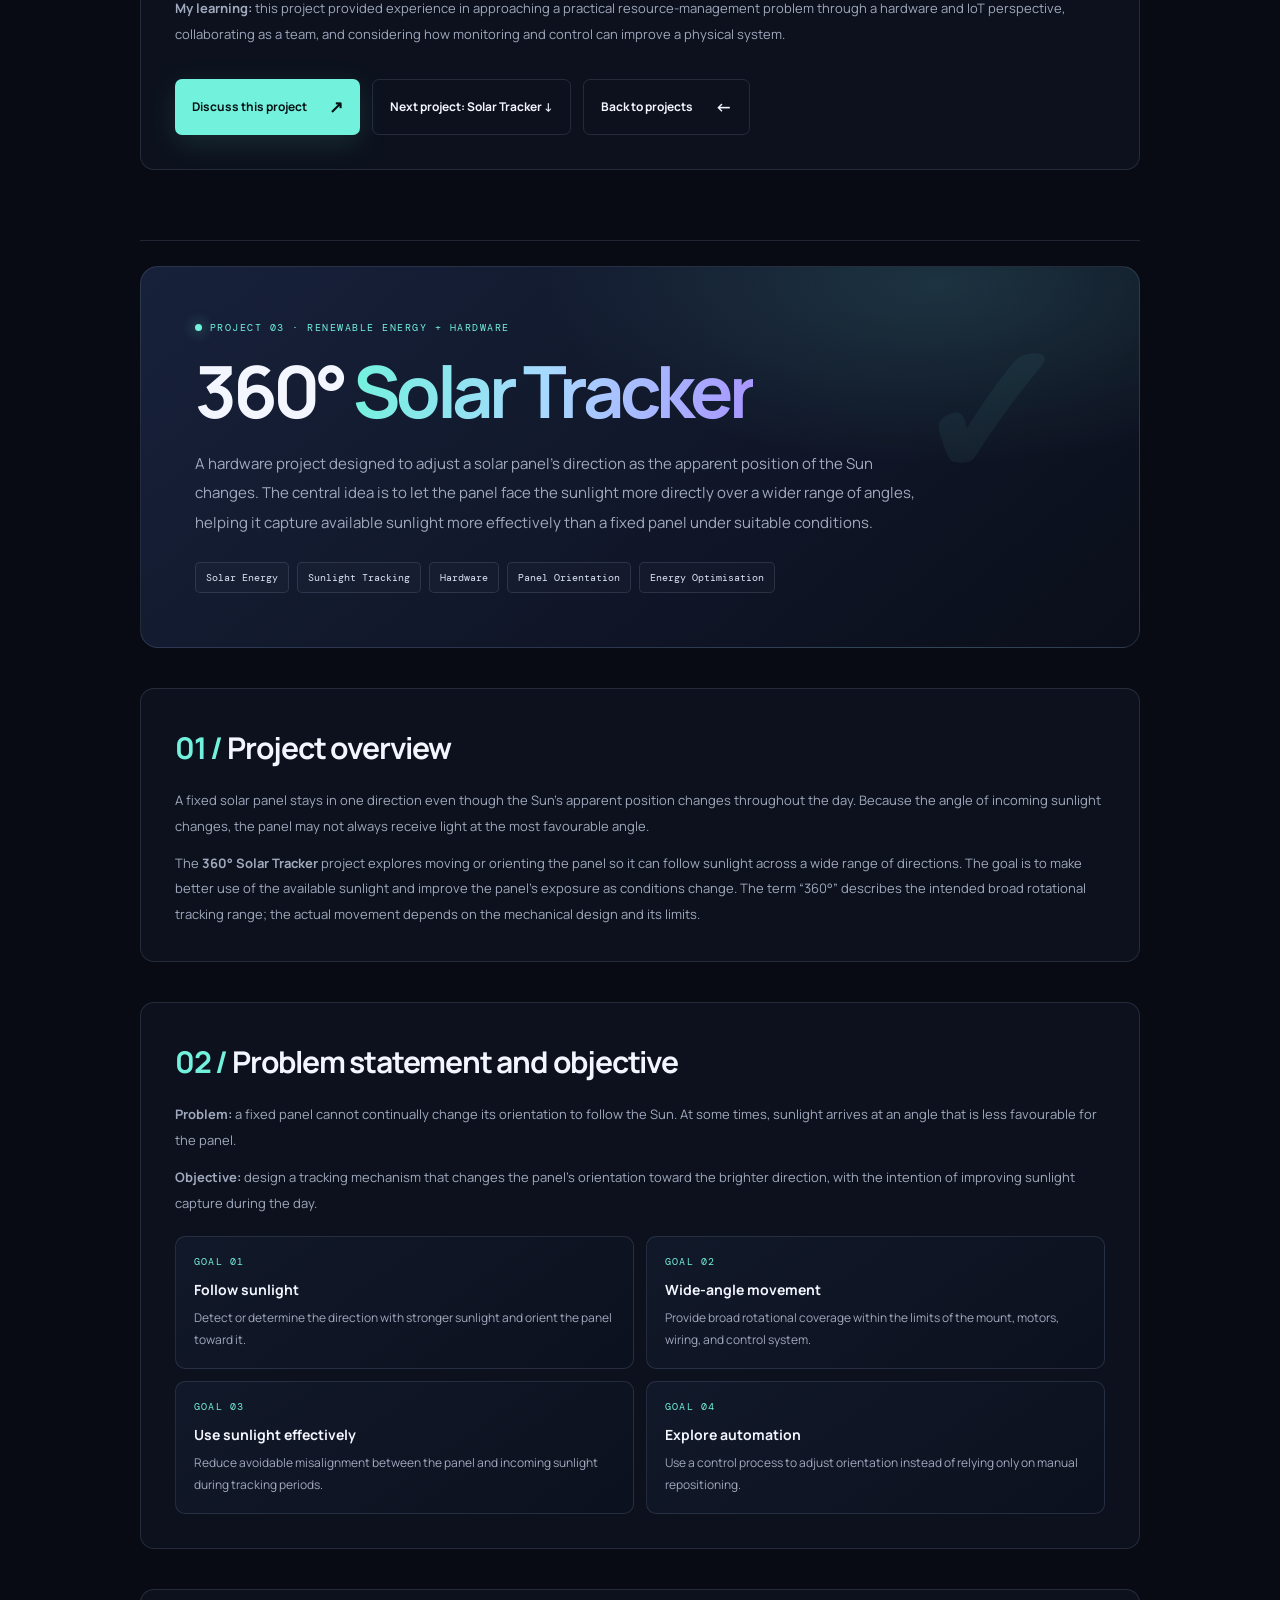
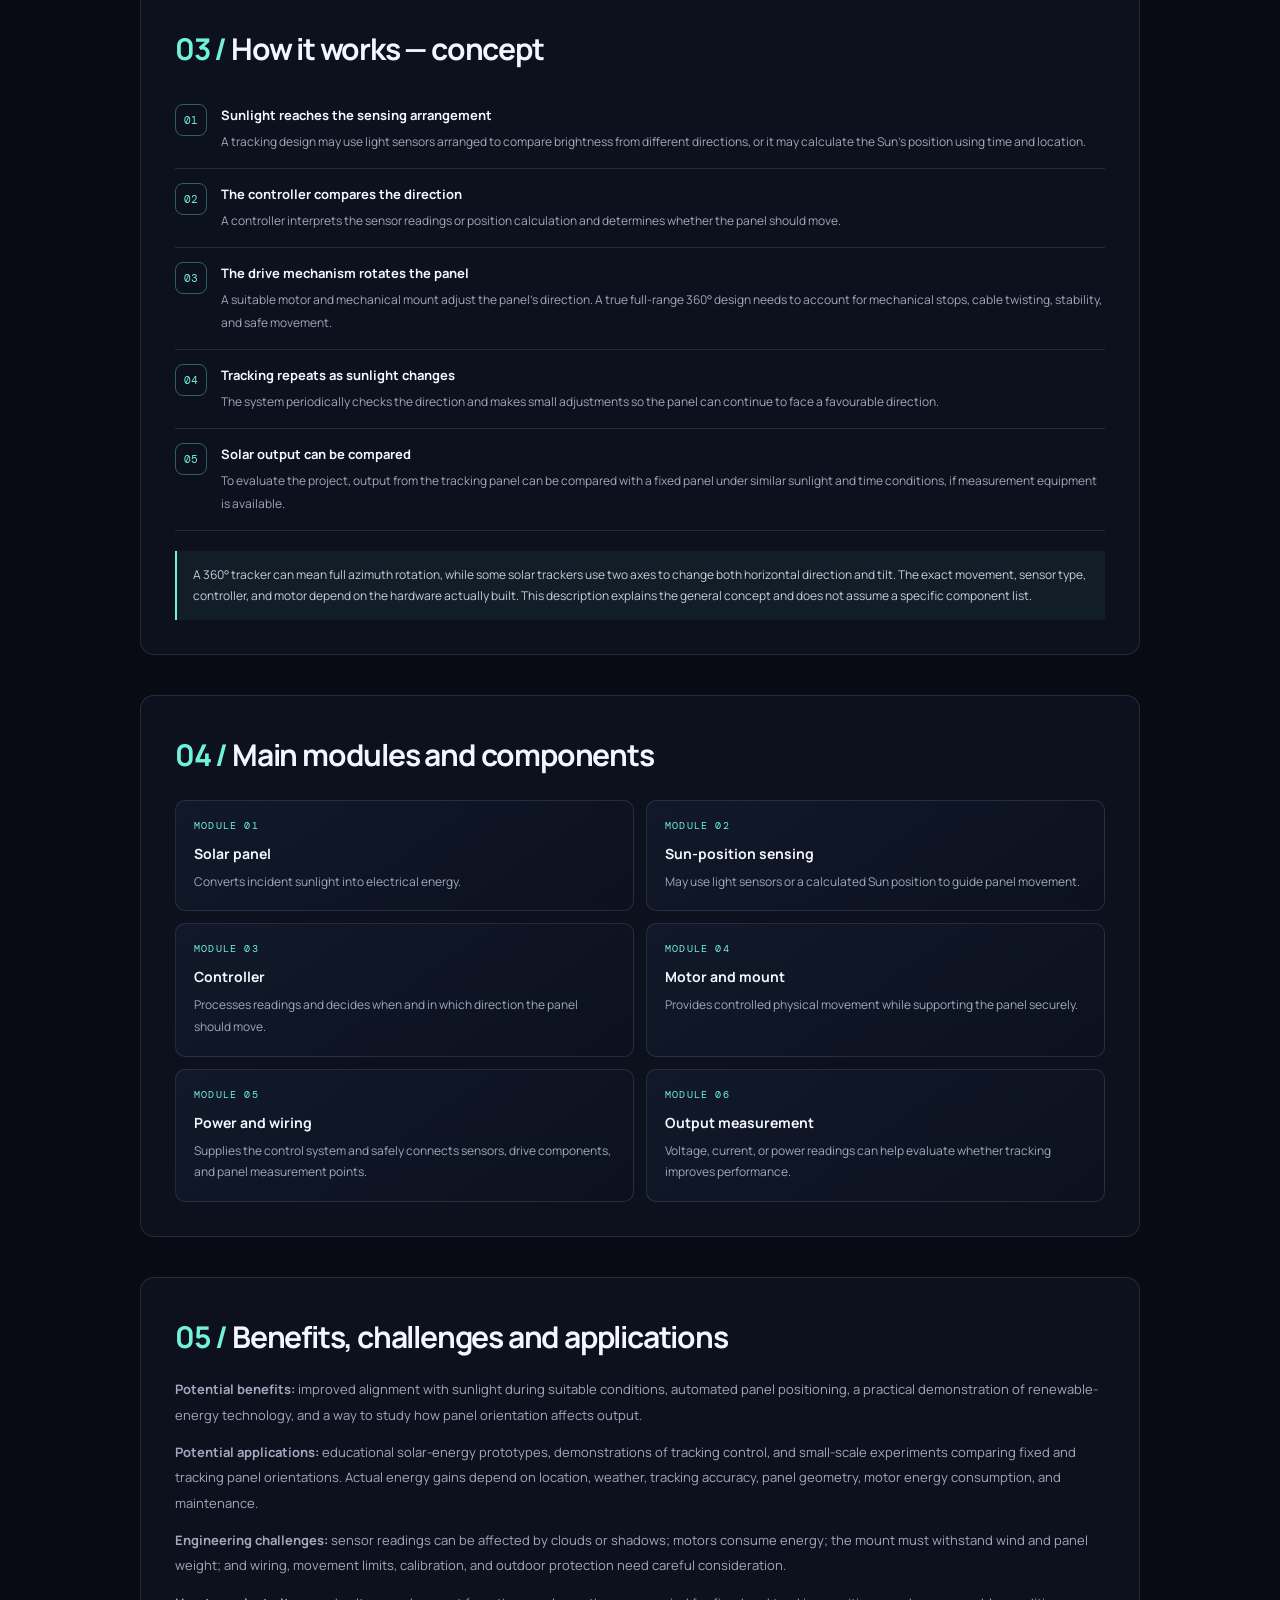
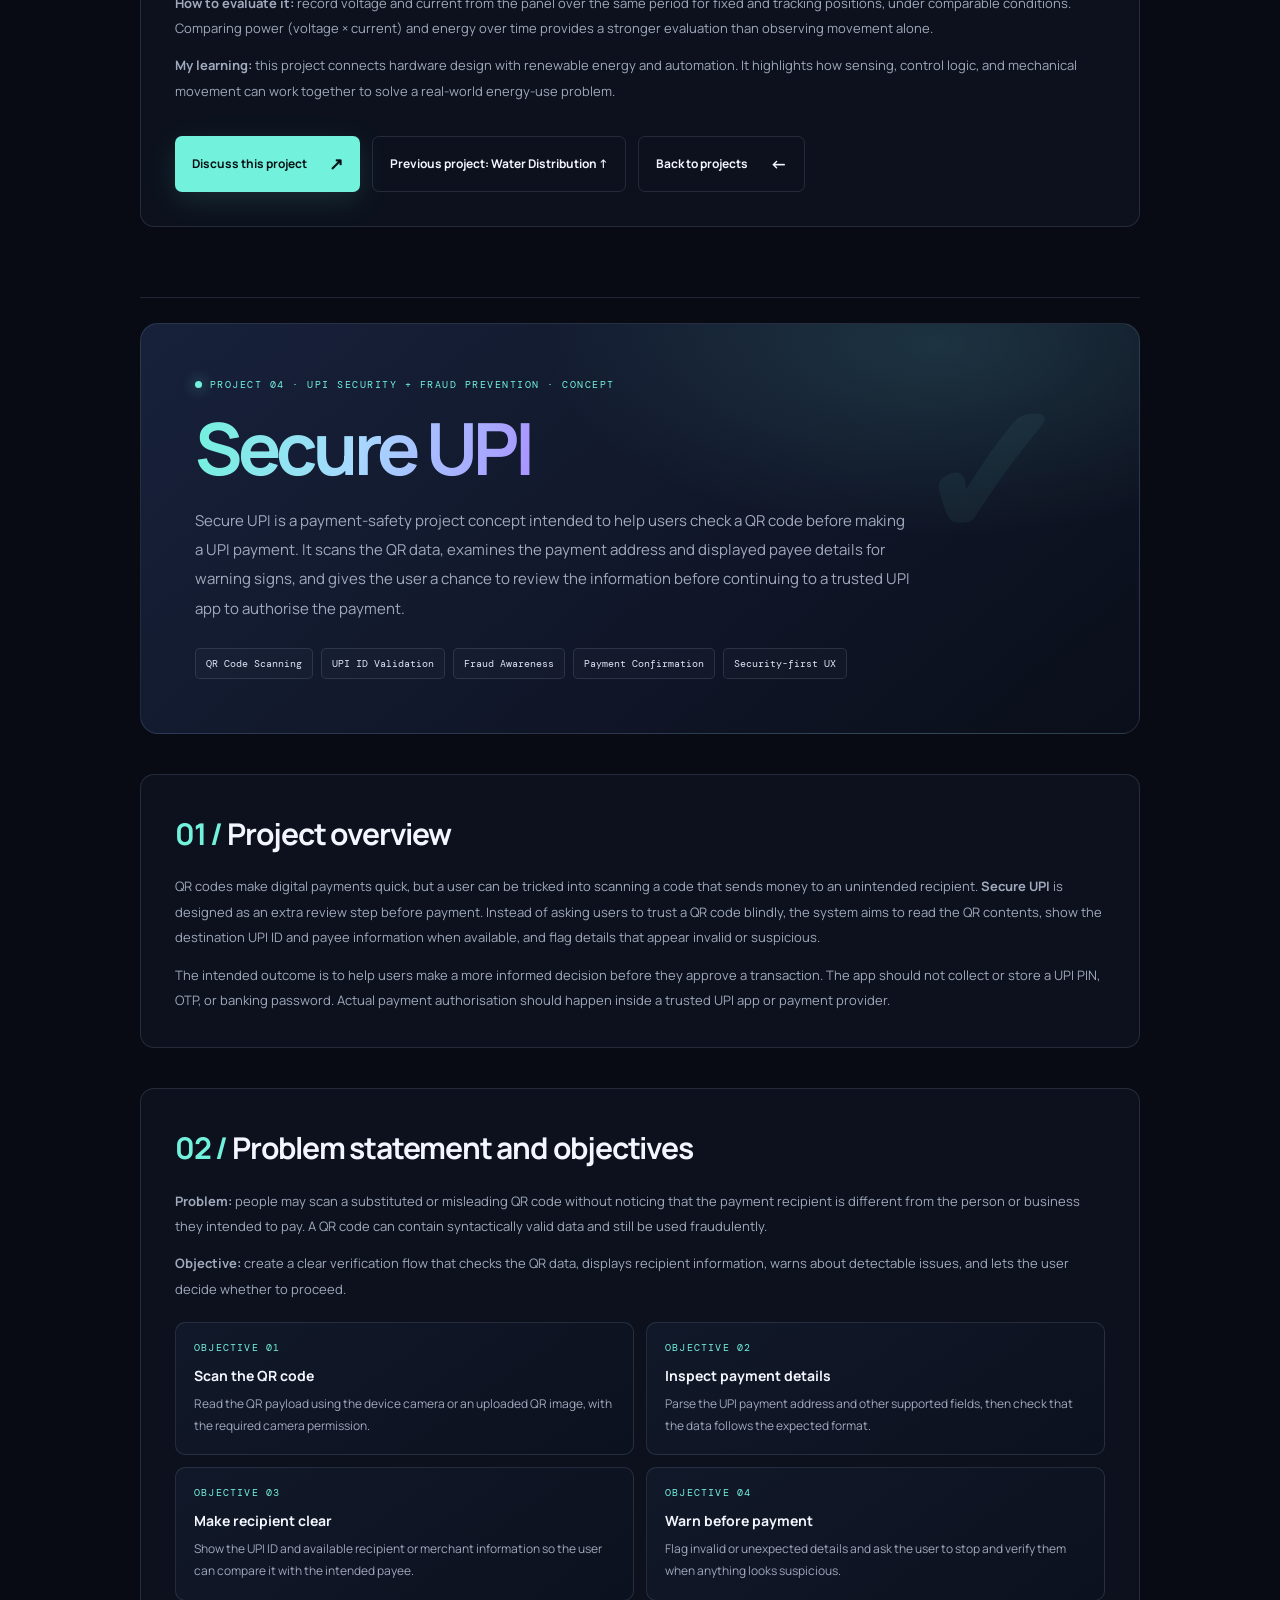
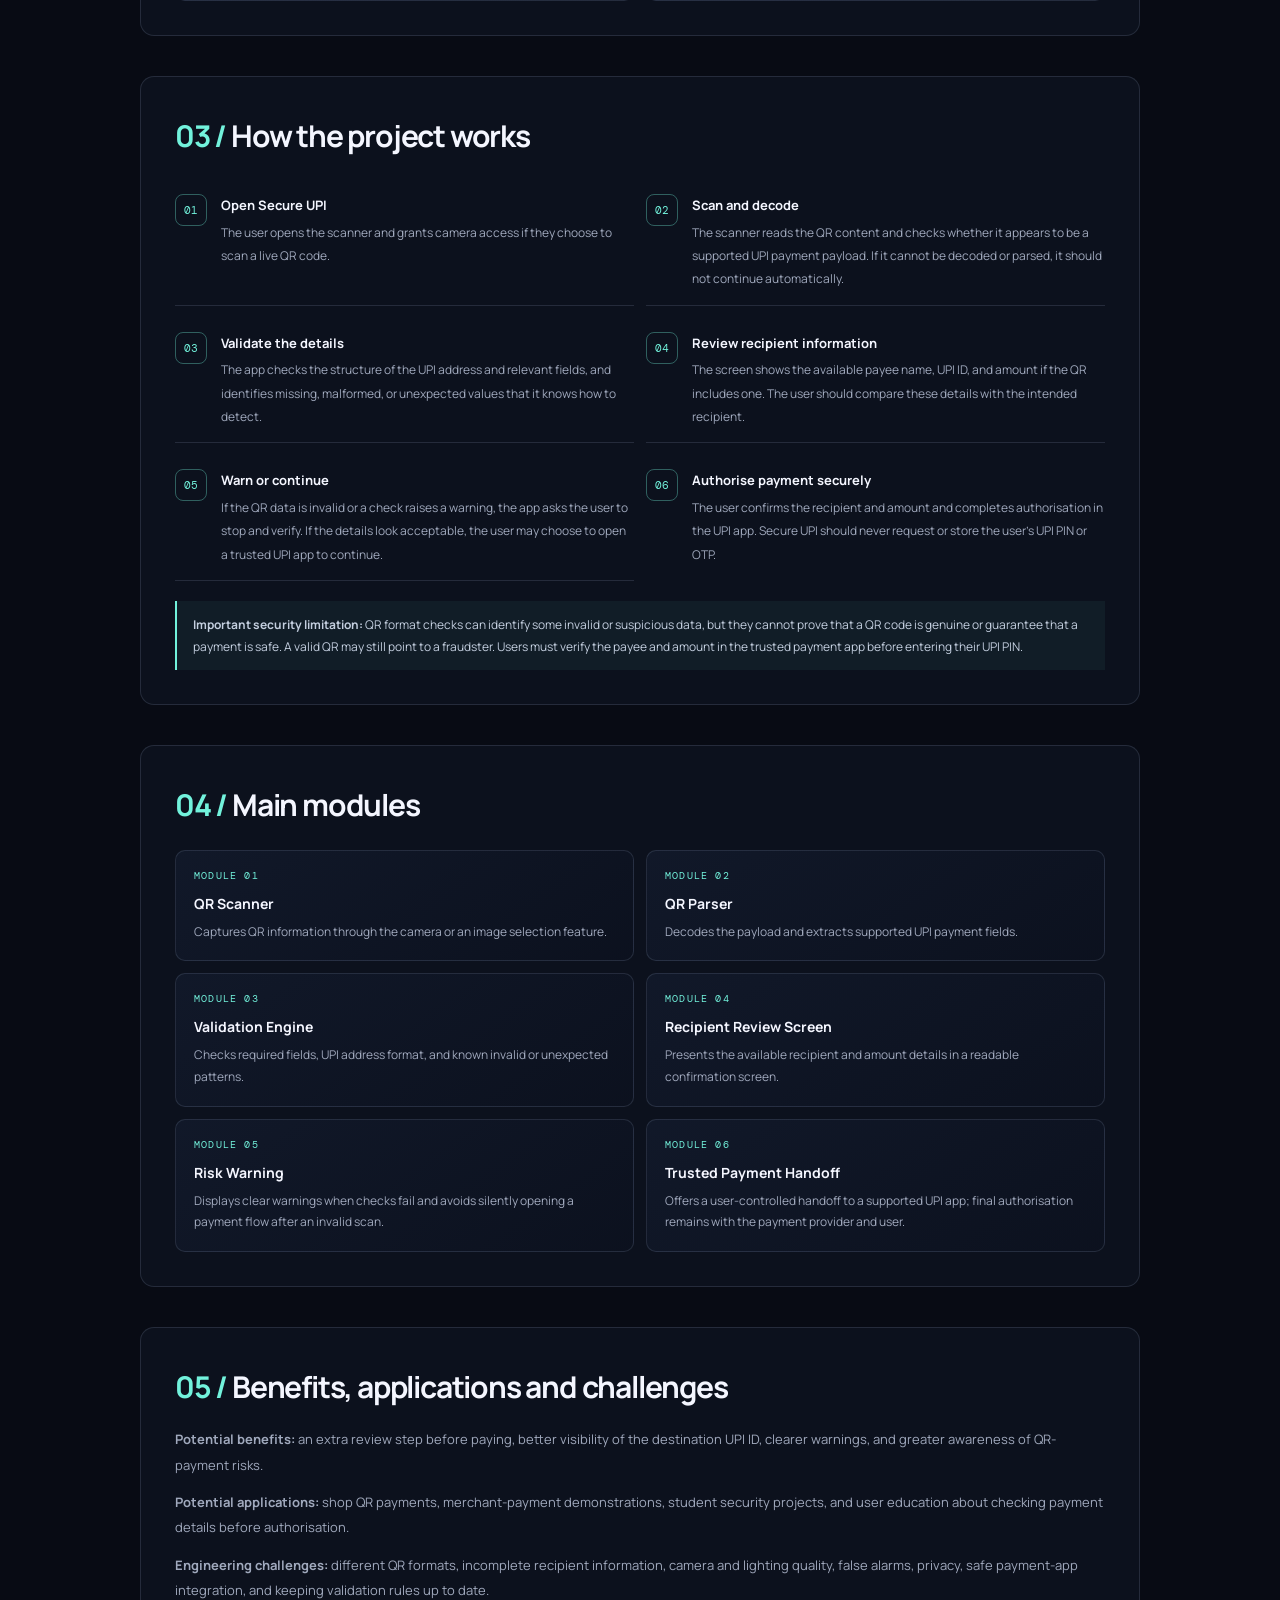
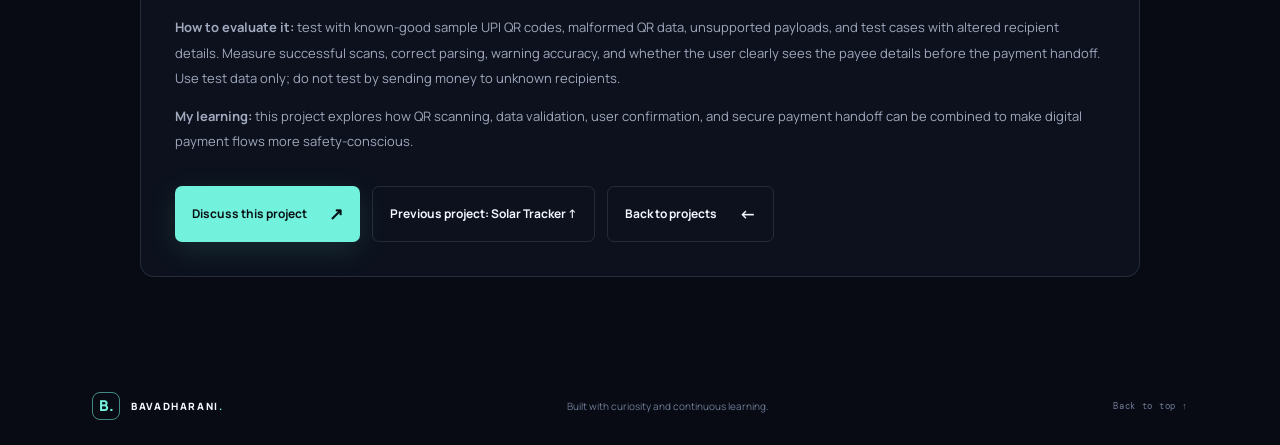
<file: project-details.html>
<!DOCTYPE html>
<html lang="en">
<head>
  <meta charset="UTF-8">
  <meta name="viewport" content="width=device-width, initial-scale=1.0">
  <meta name="theme-color" content="#080b14">
  <title>Project Details — Bavadharani</title>
  <link rel="preconnect" href="https://fonts.googleapis.com">
  <link rel="preconnect" href="https://fonts.gstatic.com" crossorigin>
  <link href="https://fonts.googleapis.com/css2?family=DM+Mono:wght@400;500&family=Manrope:wght@400;500;600;700;800&display=swap" rel="stylesheet">
  <link rel="stylesheet" href="style.css">
  <style>
    .details-page{width:min(1000px,86%);margin:0 auto;padding:64px 0 90px}
    .back-link{display:inline-flex;align-items:center;gap:10px;color:var(--cyan);font-size:12px;margin-bottom:42px}
    .project-hero{position:relative;overflow:hidden;border:1px solid var(--line);border-radius:18px;padding:clamp(26px,5vw,54px);background:radial-gradient(ellipse at 80% 5%,rgba(114,242,220,.13),transparent 35%),linear-gradient(140deg,rgba(25,36,62,.92),rgba(11,15,27,.96))}
    .project-hero:after{content:'✓';position:absolute;right:7%;top:12%;font-size:clamp(100px,19vw,190px);font-weight:800;color:rgba(114,242,220,.06);line-height:1;pointer-events:none}
    .eyebrow-line{font:10px var(--mono);letter-spacing:.15em;color:var(--cyan);text-transform:uppercase}
    h1{font-size:clamp(42px,7vw,72px);line-height:1.04;letter-spacing:-.06em;margin:20px 0}
    .hero-description{max-width:720px;color:var(--muted);font-size:15px;line-height:1.95;position:relative;z-index:1}
    .tag-row{display:flex;flex-wrap:wrap;gap:8px;margin-top:25px;position:relative;z-index:1}
    .tag-row span{font:10px var(--mono);padding:8px 10px;border:1px solid var(--line);border-radius:5px;color:#dce5f6;background:#ffffff05}
    .detail-section{margin-top:40px;padding:clamp(22px,4vw,34px);border:1px solid var(--line);border-radius:14px;background:rgba(15,20,34,.7)}
    .detail-section h2{font-size:clamp(22px,4vw,30px);letter-spacing:-.04em;margin:0 0 16px}
    .detail-section h2 span{color:var(--cyan)}
    .detail-section p{color:var(--muted);font-size:13px;line-height:1.95;margin:0 0 12px}
    .detail-section p:last-child{margin-bottom:0}
    .feature-grid,.workflow-grid,.tech-grid{display:grid;grid-template-columns:repeat(2,minmax(0,1fr));gap:12px;margin-top:20px}
    .info-card{padding:18px;border:1px solid var(--line);border-radius:10px;background:linear-gradient(145deg,#151d30aa,#0d1220aa)}
    .info-number{font:10px var(--mono);color:var(--cyan);letter-spacing:.12em}
    .info-card h3{font-size:14px;margin:10px 0 6px}
    .info-card p{font-size:12px;line-height:1.8;margin:0}
    .workflow-step{display:flex;gap:14px;align-items:flex-start;padding:14px 0;border-bottom:1px solid var(--line)}
    .workflow-step:last-child{border-bottom:0;padding-bottom:0}
    .step-number{flex:0 0 32px;height:32px;border:1px solid rgba(114,242,220,.35);border-radius:8px;display:grid;place-items:center;color:var(--cyan);font:11px var(--mono)}
    .workflow-step h3{font-size:13px;margin:1px 0 4px}.workflow-step p{margin:0;font-size:12px}
    .tech-grid{grid-template-columns:repeat(3,minmax(0,1fr))}
    .tech-item{padding:15px;border:1px solid var(--line);border-radius:8px;font-size:12px;color:#e1e7f5}
    .tech-item small{display:block;color:var(--muted);font-size:10px;margin-top:5px}
    .note-box{border-left:2px solid var(--cyan);padding:13px 16px;background:rgba(114,242,220,.05);color:#c4cfdf;font-size:12px;line-height:1.8;margin-top:20px}
    .page-actions{display:flex;flex-wrap:wrap;gap:12px;margin-top:32px}
    .project-jump{display:flex;flex-wrap:wrap;gap:10px;margin:18px 0 34px}
    .project-jump a{border:1px solid var(--line);border-radius:7px;padding:10px 13px;color:#dce5f6;background:#ffffff05;font:10px var(--mono);letter-spacing:.04em}
    .project-jump a:hover{border-color:var(--cyan);color:var(--cyan)}
    .project-divider{margin-top:70px;padding-top:25px;border-top:1px solid var(--line)}
    .project-hero.water-hero{background:radial-gradient(ellipse at 80% 5%,rgba(79,140,255,.16),transparent 35%),linear-gradient(140deg,rgba(25,36,62,.92),rgba(11,15,27,.96)}
    .project-hero.solar-hero{background:radial-gradient(ellipse at 80% 5%,rgba(255,196,90,.13),transparent 35%),linear-gradient(140deg,rgba(25,36,62,.92),rgba(11,15,27,.96)}
    .project-hero.upi-hero{background:radial-gradient(ellipse at 80% 5%,rgba(114,242,220,.15),transparent 35%),linear-gradient(140deg,rgba(25,36,62,.92),rgba(11,15,27,.96))}
  @media(max-width:650px){.details-page{padding-top:35px}.feature-grid,.workflow-grid,.tech-grid{grid-template-columns:1fr}.project-hero:after{right:4%;top:5%}.hero-description{font-size:13px}}
  </style>
</head>
<body>
  <div class="noise" aria-hidden="true"></div>
  <header class="topbar">
    <a class="brand" href="index.html" aria-label="Back to Bavadharani's portfolio"><span class="brand-mark">B.</span><span>BAVADHARANI<span class="brand-dot">.</span></span></a>
    <nav><a href="index.html#about">About</a><a href="index.html#skills">Skills</a><a href="index.html#projects">Projects</a><a class="nav-contact" href="index.html#contact">Contact <span>↗</span></a></nav>
  </header>
  <main class="details-page">
    <a class="back-link" href="index.html#projects">← Back to all projects</a>
    <div class="project-jump" aria-label="Jump to project details"><a href="#code-guard">01 · CODE GUARD AI</a><a href="#water-project">02 · WATER DISTRIBUTION</a><a href="#solar-tracker">03 · 360° SOLAR TRACKER</a><a href="#secure-upi">04 · SECURE UPI</a></div>
    <section class="project-hero" id="code-guard">
      <div class="eyebrow-line"><span class="status-dot"></span> Project 01 · AI + Web Platform · In Progress</div>
      <h1>Code <span class="gradient-text">Guard AI</span></h1>
      <p class="hero-description">An Agentic AI-powered website development and deployment concept designed to help users move from an idea to a deployed website. The platform aims to generate a website from a user's prompt, review the code, identify common errors, check dependencies, examine security risks, and guide the deployment process before sharing a live website link.</p>
      <div class="tag-row"><span>React</span><span>Node.js</span><span>Agentic AI Concepts</span><span>Code Analysis</span><span>Security Validation</span><span>Deployment Automation</span></div>
    </section>

    <section class="detail-section">
      <h2><span>01 /</span> Project overview</h2>
      <p>Building and deploying a website can involve several separate tasks: creating the code, finding errors, installing dependencies, reviewing security, and configuring deployment. These steps can be difficult for beginners and may require switching between multiple tools.</p>
      <p>Code Guard AI brings these tasks into one planned workflow. A user starts by describing the website they want. The platform is intended to help create the initial website, then review and prepare the project for deployment. Users can also provide a GitHub repository link after creating their website so the platform can analyse the source project.</p>
    </section>

    <section class="detail-section">
      <h2><span>02 /</span> Problem statement</h2>
      <p>Website development and deployment often require manual debugging, dependency management, security checks, and deployment configuration. Missing a step can cause build failures, broken pages, or security concerns. Beginners may find it difficult to identify what needs to be fixed before publishing a website.</p>
      <p><strong>Proposed solution:</strong> provide a guided, AI-assisted workflow that reviews the project, highlights issues, supports fixes, validates important security concerns, and helps prepare the website for deployment.</p>
    </section>

    <section class="detail-section">
      <h2><span>03 /</span> Key features</h2>
      <div class="feature-grid">
        <article class="info-card"><div class="info-number">FEATURE 01</div><h3>Prompt-based website creation</h3><p>The user describes the website they want, and the platform is designed to use AI assistance to generate an initial website project.</p></article>
        <article class="info-card"><div class="info-number">FEATURE 02</div><h3>GitHub project import</h3><p>After creating a website, the user can provide a GitHub repository link for source-code review and deployment preparation.</p></article>
        <article class="info-card"><div class="info-number">FEATURE 03</div><h3>Code review and error detection</h3><p>Analyse project files to identify likely code errors and build issues, then suggest or support appropriate corrections.</p></article>
        <article class="info-card"><div class="info-number">FEATURE 04</div><h3>Dependency checks</h3><p>Check required packages and dependencies so missing or inconsistent requirements can be identified before deployment.</p></article>
        <article class="info-card"><div class="info-number">FEATURE 05</div><h3>Security validation</h3><p>Review for common security concerns, exposed secrets, and risky configuration. External API usage should be identified and flagged for review rather than treated as automatically safe.</p></article>
        <article class="info-card"><div class="info-number">FEATURE 06</div><h3>Deployment and report</h3><p>Guide the deployment workflow and aim to provide the resulting live website link along with a summary of checks and deployment status.</p></article>
      </div>
    </section>

    <section class="detail-section">
      <h2><span>04 /</span> How it is intended to work</h2>
      <div class="workflow-step"><span class="step-number">01</span><div><h3>Login and open the dashboard</h3><p>The user enters the platform and starts a new website project from the dashboard.</p></div></div>
      <div class="workflow-step"><span class="step-number">02</span><div><h3>Describe the website</h3><p>The user enters a prompt describing the purpose, pages, and expected features of the website.</p></div></div>
      <div class="workflow-step"><span class="step-number">03</span><div><h3>Generate or import the project</h3><p>AI assistance helps create the initial website. Alternatively, the user can provide a GitHub repository link for an existing project.</p></div></div>
      <div class="workflow-step"><span class="step-number">04</span><div><h3>Review code and dependencies</h3><p>The platform checks project files for possible errors, build issues, and missing dependencies, then presents findings and possible fixes.</p></div></div>
      <div class="workflow-step"><span class="step-number">05</span><div><h3>Run security checks</h3><p>Review configuration, exposed credentials, and external API usage. Flag items that need user approval or manual review before deployment.</p></div></div>
      <div class="workflow-step"><span class="step-number">06</span><div><h3>Prepare deployment and show results</h3><p>After the required checks, continue with deployment and show the live link and a report of the checks performed and any remaining warnings.</p></div></div>
      <div class="note-box">Security note: automated checks can reduce risk, but they cannot guarantee that a project is completely secure. Secrets should not be exposed in source code, and external API connections should be reviewed before use.</div>
    </section>

    <section class="detail-section">
      <h2><span>05 /</span> Technologies and tools</h2>
      <div class="tech-grid">
        <div class="tech-item">React.js<small>Frontend user interface</small></div>
        <div class="tech-item">Node.js<small>Backend and project workflow</small></div>
        <div class="tech-item">Agentic AI concepts<small>Task-oriented assistance</small></div>
        <div class="tech-item">GitHub<small>Repository source and version control</small></div>
        <div class="tech-item">Security checks<small>Review and validation stage</small></div>
        <div class="tech-item">Cloud deployment<small>Target publishing workflow</small></div>
      </div>
      <p style="margin-top:18px">The project is being developed as a learning and implementation project. The listed technologies describe the planned/current project direction; individual automated checks and deployment integrations depend on the implementation completed.</p>
    </section>

    <section class="detail-section">
      <h2><span>06 /</span> Expected outcome</h2>
      <p>Code Guard AI aims to make the website preparation process more organised and beginner-friendly by bringing code review, dependency checks, security review, and deployment guidance into one place. The expected result is a clearer development workflow, earlier visibility of common problems, and a deployment summary that helps the user understand what was checked.</p>
      <div class="page-actions"><a class="button button-primary" href="index.html#contact">Discuss this project <span>↗</span></a><a class="button button-ghost" href="index.html#projects">Back to projects <span>←</span></a></div>
    </section>

    <div class="project-divider" id="water-project">
      <section class="project-hero water-hero">
        <div class="eyebrow-line"><span class="status-dot"></span> Project 02 · IoT + Hardware · Team Project</div>
        <h1>Equal Distribution<br><span class="gradient-text">of Water</span></h1>
        <p class="hero-description">An IoT-based hardware project focused on a common real-world problem: water may not reach every connected area or user in a balanced way. The project explores how monitoring and controlling water flow can help distribute available water more evenly and reduce avoidable wastage.</p>
        <div class="tag-row"><span>Internet of Things</span><span>Water Management</span><span>Hardware Prototype</span><span>Team Project</span><span>Resource Efficiency</span></div>
      </section>
      <section class="detail-section">
        <h2><span>01 /</span> Project overview</h2>
        <p>The aim of <strong>Equal Distribution of Water using IoT</strong> is to explore a smarter way to manage water distribution. In a basic manual arrangement, water flow can vary because of pressure differences, uneven demand, or the way outlets are opened and closed. This can cause some outlets to receive more water while others receive less.</p>
        <p>An IoT approach can combine sensing, a controller, and water-flow control components so the system can observe conditions and respond according to its design. The overall goal is fairer distribution, better visibility of the system, and more responsible use of water. This was a team hardware project and was recognised in a project competition.</p>
      </section>
      <section class="detail-section">
        <h2><span>02 /</span> Problem statement and objective</h2>
        <p><strong>Problem:</strong> uneven water distribution can lead to shortages at some outlets, excess flow at others, and inefficient use of a limited resource. Manual monitoring may also make it difficult to notice imbalances quickly.</p>
        <p><strong>Objective:</strong> develop an IoT-oriented solution concept that can monitor relevant water-distribution conditions and help manage flow so that connected destinations receive a more balanced share according to the system's rules.</p>
        <div class="feature-grid">
          <article class="info-card"><div class="info-number">OBJECTIVE 01</div><h3>Fairer distribution</h3><p>Work toward reducing differences in water availability between connected outlets or sections.</p></article>
          <article class="info-card"><div class="info-number">OBJECTIVE 02</div><h3>Monitoring</h3><p>Make the condition of the water system easier to observe than relying only on manual checks.</p></article>
          <article class="info-card"><div class="info-number">OBJECTIVE 03</div><h3>Reduce wastage</h3><p>Support more careful use of water by identifying imbalances or unnecessary flow where the design allows.</p></article>
          <article class="info-card"><div class="info-number">OBJECTIVE 04</div><h3>Automation potential</h3><p>Use sensor information and controller logic to support timely responses instead of depending entirely on manual operation.</p></article>
        </div>
      </section>
      <section class="detail-section">
        <h2><span>03 /</span> How the system works — concept</h2>
        <div class="workflow-step"><span class="step-number">01</span><div><h3>Water enters the distribution setup</h3><p>A source supplies water to a pipe or distribution network connected to the required outlets or sections.</p></div></div>
        <div class="workflow-step"><span class="step-number">02</span><div><h3>Conditions are monitored</h3><p>In an IoT implementation, suitable sensors may measure flow, level, or another parameter relevant to the prototype's design.</p></div></div>
        <div class="workflow-step"><span class="step-number">03</span><div><h3>The controller evaluates readings</h3><p>A microcontroller can compare the sensor readings with the distribution rules and determine whether an outlet needs more or less flow.</p></div></div>
        <div class="workflow-step"><span class="step-number">04</span><div><h3>Flow is adjusted when supported</h3><p>Depending on the actual hardware, a control mechanism such as a valve or pump can be used to change flow and improve balance.</p></div></div>
        <div class="workflow-step"><span class="step-number">05</span><div><h3>Status can be shared</h3><p>With suitable connectivity and software, system readings or status can be made available for remote monitoring. This depends on the features implemented in the prototype.</p></div></div>
        <div class="note-box">The exact sensors, controller board, valve/pump arrangement, and communication method were not specified in the portfolio information available. The steps above describe a typical IoT system concept; they should be edited to match the components actually used in your project.</div>
      </section>
      <section class="detail-section">
        <h2><span>04 /</span> Main modules</h2>
        <div class="feature-grid">
          <article class="info-card"><div class="info-number">MODULE 01</div><h3>Sensing layer</h3><p>Collects water-related readings, such as flow or level, if those sensors are part of the design.</p></article>
          <article class="info-card"><div class="info-number">MODULE 02</div><h3>Controller and logic</h3><p>Processes readings and applies the project's distribution rules.</p></article>
          <article class="info-card"><div class="info-number">MODULE 03</div><h3>Water-flow mechanism</h3><p>Routes or regulates water through the physical setup, depending on the hardware chosen.</p></article>
          <article class="info-card"><div class="info-number">MODULE 04</div><h3>IoT monitoring</h3><p>Provides connectivity or status display if the prototype includes a communication and monitoring interface.</p></article>
        </div>
      </section>
      <section class="detail-section">
        <h2><span>05 /</span> Applications, benefits and challenges</h2>
        <p><strong>Potential applications:</strong> small-scale water distribution demonstrations, educational IoT prototypes, irrigation experiments, storage-tank management, or other settings where water flow needs to be monitored. Suitability for a real installation depends on testing and system design.</p>
        <p><strong>Expected benefits:</strong> better visibility of water flow, a more systematic approach to balancing distribution, reduced need for constant manual observation, and awareness of water conservation.</p>
        <p><strong>Engineering challenges:</strong> sensor accuracy, varying inlet pressure, blockages or leaks, reliable connectivity, safe operation around water and electronics, and choosing a fair distribution rule for different demand levels.</p>
        <p><strong>My learning:</strong> this project provided experience in approaching a practical resource-management problem through a hardware and IoT perspective, collaborating as a team, and considering how monitoring and control can improve a physical system.</p>
        <div class="page-actions"><a class="button button-primary" href="index.html#contact">Discuss this project <span>↗</span></a><a class="button button-ghost" href="#solar-tracker">Next project: Solar Tracker ↓</a><a class="button button-ghost" href="index.html#projects">Back to projects <span>←</span></a></div>
      </section>
    </div>

    <div class="project-divider" id="solar-tracker">
      <section class="project-hero solar-hero">
        <div class="eyebrow-line"><span class="status-dot"></span> Project 03 · Renewable Energy + Hardware</div>
        <h1>360° <span class="gradient-text">Solar Tracker</span></h1>
        <p class="hero-description">A hardware project designed to adjust a solar panel's direction as the apparent position of the Sun changes. The central idea is to let the panel face the sunlight more directly over a wider range of angles, helping it capture available sunlight more effectively than a fixed panel under suitable conditions.</p>
        <div class="tag-row"><span>Solar Energy</span><span>Sunlight Tracking</span><span>Hardware</span><span>Panel Orientation</span><span>Energy Optimisation</span></div>
      </section>
      <section class="detail-section">
        <h2><span>01 /</span> Project overview</h2>
        <p>A fixed solar panel stays in one direction even though the Sun's apparent position changes throughout the day. Because the angle of incoming sunlight changes, the panel may not always receive light at the most favourable angle.</p>
        <p>The <strong>360° Solar Tracker</strong> project explores moving or orienting the panel so it can follow sunlight across a wide range of directions. The goal is to make better use of the available sunlight and improve the panel's exposure as conditions change. The term “360°” describes the intended broad rotational tracking range; the actual movement depends on the mechanical design and its limits.</p>
      </section>
      <section class="detail-section">
        <h2><span>02 /</span> Problem statement and objective</h2>
        <p><strong>Problem:</strong> a fixed panel cannot continually change its orientation to follow the Sun. At some times, sunlight arrives at an angle that is less favourable for the panel.</p>
        <p><strong>Objective:</strong> design a tracking mechanism that changes the panel's orientation toward the brighter direction, with the intention of improving sunlight capture during the day.</p>
        <div class="feature-grid">
          <article class="info-card"><div class="info-number">GOAL 01</div><h3>Follow sunlight</h3><p>Detect or determine the direction with stronger sunlight and orient the panel toward it.</p></article>
          <article class="info-card"><div class="info-number">GOAL 02</div><h3>Wide-angle movement</h3><p>Provide broad rotational coverage within the limits of the mount, motors, wiring, and control system.</p></article>
          <article class="info-card"><div class="info-number">GOAL 03</div><h3>Use sunlight effectively</h3><p>Reduce avoidable misalignment between the panel and incoming sunlight during tracking periods.</p></article>
          <article class="info-card"><div class="info-number">GOAL 04</div><h3>Explore automation</h3><p>Use a control process to adjust orientation instead of relying only on manual repositioning.</p></article>
        </div>
      </section>
      <section class="detail-section">
        <h2><span>03 /</span> How it works — concept</h2>
        <div class="workflow-step"><span class="step-number">01</span><div><h3>Sunlight reaches the sensing arrangement</h3><p>A tracking design may use light sensors arranged to compare brightness from different directions, or it may calculate the Sun's position using time and location.</p></div></div>
        <div class="workflow-step"><span class="step-number">02</span><div><h3>The controller compares the direction</h3><p>A controller interprets the sensor readings or position calculation and determines whether the panel should move.</p></div></div>
        <div class="workflow-step"><span class="step-number">03</span><div><h3>The drive mechanism rotates the panel</h3><p>A suitable motor and mechanical mount adjust the panel's direction. A true full-range 360° design needs to account for mechanical stops, cable twisting, stability, and safe movement.</p></div></div>
        <div class="workflow-step"><span class="step-number">04</span><div><h3>Tracking repeats as sunlight changes</h3><p>The system periodically checks the direction and makes small adjustments so the panel can continue to face a favourable direction.</p></div></div>
        <div class="workflow-step"><span class="step-number">05</span><div><h3>Solar output can be compared</h3><p>To evaluate the project, output from the tracking panel can be compared with a fixed panel under similar sunlight and time conditions, if measurement equipment is available.</p></div></div>
        <div class="note-box">A 360° tracker can mean full azimuth rotation, while some solar trackers use two axes to change both horizontal direction and tilt. The exact movement, sensor type, controller, and motor depend on the hardware actually built. This description explains the general concept and does not assume a specific component list.</div>
      </section>
      <section class="detail-section">
        <h2><span>04 /</span> Main modules and components</h2>
        <div class="feature-grid">
          <article class="info-card"><div class="info-number">MODULE 01</div><h3>Solar panel</h3><p>Converts incident sunlight into electrical energy.</p></article>
          <article class="info-card"><div class="info-number">MODULE 02</div><h3>Sun-position sensing</h3><p>May use light sensors or a calculated Sun position to guide panel movement.</p></article>
          <article class="info-card"><div class="info-number">MODULE 03</div><h3>Controller</h3><p>Processes readings and decides when and in which direction the panel should move.</p></article>
          <article class="info-card"><div class="info-number">MODULE 04</div><h3>Motor and mount</h3><p>Provides controlled physical movement while supporting the panel securely.</p></article>
          <article class="info-card"><div class="info-number">MODULE 05</div><h3>Power and wiring</h3><p>Supplies the control system and safely connects sensors, drive components, and panel measurement points.</p></article>
          <article class="info-card"><div class="info-number">MODULE 06</div><h3>Output measurement</h3><p>Voltage, current, or power readings can help evaluate whether tracking improves performance.</p></article>
        </div>
      </section>
      <section class="detail-section">
        <h2><span>05 /</span> Benefits, challenges and applications</h2>
        <p><strong>Potential benefits:</strong> improved alignment with sunlight during suitable conditions, automated panel positioning, a practical demonstration of renewable-energy technology, and a way to study how panel orientation affects output.</p>
        <p><strong>Potential applications:</strong> educational solar-energy prototypes, demonstrations of tracking control, and small-scale experiments comparing fixed and tracking panel orientations. Actual energy gains depend on location, weather, tracking accuracy, panel geometry, motor energy consumption, and maintenance.</p>
        <p><strong>Engineering challenges:</strong> sensor readings can be affected by clouds or shadows; motors consume energy; the mount must withstand wind and panel weight; and wiring, movement limits, calibration, and outdoor protection need careful consideration.</p>
        <p><strong>How to evaluate it:</strong> record voltage and current from the panel over the same period for fixed and tracking positions, under comparable conditions. Comparing power (voltage × current) and energy over time provides a stronger evaluation than observing movement alone.</p>
        <p><strong>My learning:</strong> this project connects hardware design with renewable energy and automation. It highlights how sensing, control logic, and mechanical movement can work together to solve a real-world energy-use problem.</p>
        <div class="page-actions"><a class="button button-primary" href="index.html#contact">Discuss this project <span>↗</span></a><a class="button button-ghost" href="#water-project">Previous project: Water Distribution ↑</a><a class="button button-ghost" href="index.html#projects">Back to projects <span>←</span></a></div>
      </section>
    </div>

    <div class="project-divider" id="secure-upi">
      <section class="project-hero upi-hero">
        <div class="eyebrow-line"><span class="status-dot"></span> Project 04 · UPI Security + Fraud Prevention · Concept</div>
        <h1><span class="gradient-text">Secure UPI</span></h1>
        <p class="hero-description">Secure UPI is a payment-safety project concept intended to help users check a QR code before making a UPI payment. It scans the QR data, examines the payment address and displayed payee details for warning signs, and gives the user a chance to review the information before continuing to a trusted UPI app to authorise the payment.</p>
        <div class="tag-row"><span>QR Code Scanning</span><span>UPI ID Validation</span><span>Fraud Awareness</span><span>Payment Confirmation</span><span>Security-first UX</span></div>
      </section>
      <section class="detail-section">
        <h2><span>01 /</span> Project overview</h2>
        <p>QR codes make digital payments quick, but a user can be tricked into scanning a code that sends money to an unintended recipient. <strong>Secure UPI</strong> is designed as an extra review step before payment. Instead of asking users to trust a QR code blindly, the system aims to read the QR contents, show the destination UPI ID and payee information when available, and flag details that appear invalid or suspicious.</p>
        <p>The intended outcome is to help users make a more informed decision before they approve a transaction. The app should not collect or store a UPI PIN, OTP, or banking password. Actual payment authorisation should happen inside a trusted UPI app or payment provider.</p>
      </section>
      <section class="detail-section">
        <h2><span>02 /</span> Problem statement and objectives</h2>
        <p><strong>Problem:</strong> people may scan a substituted or misleading QR code without noticing that the payment recipient is different from the person or business they intended to pay. A QR code can contain syntactically valid data and still be used fraudulently.</p>
        <p><strong>Objective:</strong> create a clear verification flow that checks the QR data, displays recipient information, warns about detectable issues, and lets the user decide whether to proceed.</p>
        <div class="feature-grid">
          <article class="info-card"><div class="info-number">OBJECTIVE 01</div><h3>Scan the QR code</h3><p>Read the QR payload using the device camera or an uploaded QR image, with the required camera permission.</p></article>
          <article class="info-card"><div class="info-number">OBJECTIVE 02</div><h3>Inspect payment details</h3><p>Parse the UPI payment address and other supported fields, then check that the data follows the expected format.</p></article>
          <article class="info-card"><div class="info-number">OBJECTIVE 03</div><h3>Make recipient clear</h3><p>Show the UPI ID and available recipient or merchant information so the user can compare it with the intended payee.</p></article>
          <article class="info-card"><div class="info-number">OBJECTIVE 04</div><h3>Warn before payment</h3><p>Flag invalid or unexpected details and ask the user to stop and verify them when anything looks suspicious.</p></article>
        </div>
      </section>
      <section class="detail-section">
        <h2><span>03 /</span> How the project works</h2>
        <div class="workflow-grid">
          <div class="workflow-step"><span class="step-number">01</span><div><h3>Open Secure UPI</h3><p>The user opens the scanner and grants camera access if they choose to scan a live QR code.</p></div></div>
          <div class="workflow-step"><span class="step-number">02</span><div><h3>Scan and decode</h3><p>The scanner reads the QR content and checks whether it appears to be a supported UPI payment payload. If it cannot be decoded or parsed, it should not continue automatically.</p></div></div>
          <div class="workflow-step"><span class="step-number">03</span><div><h3>Validate the details</h3><p>The app checks the structure of the UPI address and relevant fields, and identifies missing, malformed, or unexpected values that it knows how to detect.</p></div></div>
          <div class="workflow-step"><span class="step-number">04</span><div><h3>Review recipient information</h3><p>The screen shows the available payee name, UPI ID, and amount if the QR includes one. The user should compare these details with the intended recipient.</p></div></div>
          <div class="workflow-step"><span class="step-number">05</span><div><h3>Warn or continue</h3><p>If the QR data is invalid or a check raises a warning, the app asks the user to stop and verify. If the details look acceptable, the user may choose to open a trusted UPI app to continue.</p></div></div>
          <div class="workflow-step"><span class="step-number">06</span><div><h3>Authorise payment securely</h3><p>The user confirms the recipient and amount and completes authorisation in the UPI app. Secure UPI should never request or store the user's UPI PIN or OTP.</p></div></div>
        </div>
        <div class="note-box"><strong>Important security limitation:</strong> QR format checks can identify some invalid or suspicious data, but they cannot prove that a QR code is genuine or guarantee that a payment is safe. A valid QR may still point to a fraudster. Users must verify the payee and amount in the trusted payment app before entering their UPI PIN.</div>
      </section>
      <section class="detail-section">
        <h2><span>04 /</span> Main modules</h2>
        <div class="feature-grid">
          <article class="info-card"><div class="info-number">MODULE 01</div><h3>QR Scanner</h3><p>Captures QR information through the camera or an image selection feature.</p></article>
          <article class="info-card"><div class="info-number">MODULE 02</div><h3>QR Parser</h3><p>Decodes the payload and extracts supported UPI payment fields.</p></article>
          <article class="info-card"><div class="info-number">MODULE 03</div><h3>Validation Engine</h3><p>Checks required fields, UPI address format, and known invalid or unexpected patterns.</p></article>
          <article class="info-card"><div class="info-number">MODULE 04</div><h3>Recipient Review Screen</h3><p>Presents the available recipient and amount details in a readable confirmation screen.</p></article>
          <article class="info-card"><div class="info-number">MODULE 05</div><h3>Risk Warning</h3><p>Displays clear warnings when checks fail and avoids silently opening a payment flow after an invalid scan.</p></article>
          <article class="info-card"><div class="info-number">MODULE 06</div><h3>Trusted Payment Handoff</h3><p>Offers a user-controlled handoff to a supported UPI app; final authorisation remains with the payment provider and user.</p></article>
        </div>
      </section>
      <section class="detail-section">
        <h2><span>05 /</span> Benefits, applications and challenges</h2>
        <p><strong>Potential benefits:</strong> an extra review step before paying, better visibility of the destination UPI ID, clearer warnings, and greater awareness of QR-payment risks.</p>
        <p><strong>Potential applications:</strong> shop QR payments, merchant-payment demonstrations, student security projects, and user education about checking payment details before authorisation.</p>
        <p><strong>Engineering challenges:</strong> different QR formats, incomplete recipient information, camera and lighting quality, false alarms, privacy, safe payment-app integration, and keeping validation rules up to date.</p>
        <p><strong>How to evaluate it:</strong> test with known-good sample UPI QR codes, malformed QR data, unsupported payloads, and test cases with altered recipient details. Measure successful scans, correct parsing, warning accuracy, and whether the user clearly sees the payee details before the payment handoff. Use test data only; do not test by sending money to unknown recipients.</p>
        <p><strong>My learning:</strong> this project explores how QR scanning, data validation, user confirmation, and secure payment handoff can be combined to make digital payment flows more safety-conscious.</p>
        <div class="page-actions"><a class="button button-primary" href="index.html#contact">Discuss this project <span>↗</span></a><a class="button button-ghost" href="#solar-tracker">Previous project: Solar Tracker ↑</a><a class="button button-ghost" href="index.html#projects">Back to projects <span>←</span></a></div>
      </section>
    </div>
  </main>
  <footer class="footer"><a class="brand" href="index.html"><span class="brand-mark">B.</span><span>BAVADHARANI<span class="brand-dot">.</span></span></a><span>Built with curiosity and continuous learning.</span><a class="back-top" href="#">Back to top ↑</a></footer>
</body>
</html>
</file>
<file: style.css>
:root{--bg:#080b14;--panel:#101522;--panel2:#131a2b;--text:#f4f6ff;--muted:#a0a9bd;--line:rgba(177,193,225,.15);--cyan:#72f2dc;--violet:#a994ff;--pink:#ff8bd1;--mono:"DM Mono",monospace;--sans:"Manrope",sans-serif}
*{box-sizing:border-box}html{scroll-behavior:smooth;scroll-padding-top:90px}body{margin:0;background:var(--bg);color:var(--text);font-family:var(--sans);line-height:1.65;overflow-x:hidden}body:before{content:"";position:fixed;inset:0;pointer-events:none;background:radial-gradient(ellipse at 12% 8%,rgba(73,95,191,.12),transparent 36%),radial-gradient(ellipse at 90% 45%,rgba(69,218,198,.07),transparent 32%);z-index:-2}.noise{position:fixed;inset:0;opacity:.035;pointer-events:none;z-index:10;background-image:url("data:image/svg+xml,%3Csvg viewBox='0 0 180 180' xmlns='http://www.w3.org/2000/svg'%3E%3Cfilter id='n'%3E%3CfeTurbulence type='fractalNoise' baseFrequency='.85' numOctaves='3' stitchTiles='stitch'/%3E%3C/filter%3E%3Crect width='100%25' height='100%25' filter='url(%23n)' opacity='.6'/%3E%3C/svg%3E")}
a{color:inherit;text-decoration:none}.topbar{height:82px;display:flex;align-items:center;justify-content:space-between;padding:0 7.2%;border-bottom:1px solid var(--line);position:sticky;top:0;z-index:20;background:rgba(8,11,20,.83);backdrop-filter:blur(18px)}.brand{display:flex;gap:11px;align-items:center;font-size:12px;font-weight:800;letter-spacing:.16em}.brand-mark{width:35px;height:35px;display:grid;place-items:center;border:1px solid rgba(114,242,220,.55);border-radius:11px;color:var(--cyan);font-size:15px;letter-spacing:0}.brand-dot{color:var(--cyan)}nav{display:flex;align-items:center;gap:30px;font-size:12px;color:#c3cada}nav a{transition:color .2s}nav a:hover{color:var(--cyan)}.nav-contact{border:1px solid var(--line);padding:10px 14px;border-radius:7px;color:var(--text)}.nav-contact span{color:var(--cyan);padding-left:7px}.menu-toggle{display:none;background:transparent;border:1px solid var(--line);color:var(--text);border-radius:8px;padding:7px 11px;font-size:19px}
.section-wrap{width:min(1120px,85%);margin:0 auto}.hero{min-height:calc(100vh - 82px);display:grid;grid-template-columns:1.05fr .95fr;align-items:center;position:relative;padding-top:50px;padding-bottom:95px}.eyebrow,.section-index,.meta-label,.skill-type,.timeline-status,.experience-side,.art-caption,.scroll-cue,.visual-label,.visual-corner,.project-tags,.section-footnote,.contact-reminder{font-family:var(--mono);font-size:10px;letter-spacing:.13em}.eyebrow{color:#c5cbe0;display:flex;align-items:center;gap:10px}.status-dot{display:inline-block;width:7px;height:7px;background:var(--cyan);border-radius:50%;box-shadow:0 0 14px rgba(114,242,220,.7)}h1{font-size:clamp(48px,6.3vw,82px);line-height:1.04;letter-spacing:-.065em;margin:28px 0 25px;font-weight:700}.gradient-text{background:linear-gradient(100deg,var(--cyan),#a7d9ff 48%,var(--violet));-webkit-background-clip:text;background-clip:text;color:transparent}.hero-intro{max-width:520px;color:var(--muted);font-size:15px;line-height:1.9}.hero-intro strong{color:var(--text)}.hero-actions{display:flex;gap:12px;flex-wrap:wrap;margin-top:30px}.button{display:inline-flex;gap:22px;align-items:center;justify-content:space-between;padding:13px 17px;border-radius:7px;font-size:12px;font-weight:700;transition:transform .25s,box-shadow .25s}.button:hover{transform:translateY(-3px)}.button-primary{background:var(--cyan);color:#071014;box-shadow:0 8px 30px rgba(114,242,220,.12)}.button-primary:hover{box-shadow:0 12px 36px rgba(114,242,220,.25)}.button-ghost{border:1px solid var(--line);color:var(--text)}.button-ghost span,.button-primary span{font-size:17px}.hero-meta{display:flex;gap:46px;margin-top:52px}.hero-meta>div{display:grid;gap:5px;font-size:12px;color:#dce1ef}.meta-label{color:#727f99;font-size:9px}.hero-art{height:480px;position:relative;display:grid;place-items:center;perspective:900px}.orb-core{width:220px;height:220px;border-radius:50%;position:relative;display:grid;place-items:center;background:radial-gradient(circle at 32% 25%,#b5fff4 0,#6ae5d6 9%,#5c70b7 36%,#292c60 63%,#121729 78%);box-shadow:inset -24px -25px 45px rgba(4,8,22,.7),inset 10px 10px 25px rgba(255,255,255,.25),0 0 70px rgba(102,125,235,.28);animation:float 6s ease-in-out infinite;transform-style:preserve-3d}.orb-core:after{content:"";position:absolute;inset:-16px;border-radius:50%;border:1px solid rgba(114,242,220,.25);transform:rotateX(70deg) rotateZ(-20deg)}.orb-glow{position:absolute;inset:18%;border-radius:50%;background:rgba(114,242,220,.22);filter:blur(30px)}.orb-symbol{font-family:var(--mono);font-size:42px;font-weight:500;color:#efffff;text-shadow:0 0 25px var(--cyan);transform:translateZ(50px)}.orbit{position:absolute;border:1px solid rgba(166,180,255,.23);border-radius:50%;width:340px;height:340px;transform:rotateX(68deg) rotateZ(-28deg);animation:spin 18s linear infinite}.orbit-two{width:400px;height:400px;transform:rotateX(70deg) rotateZ(47deg);animation-direction:reverse;border-color:rgba(114,242,220,.25)}.orbit-three{width:300px;height:300px;transform:rotateY(66deg) rotateZ(24deg);border-color:rgba(255,139,209,.25);animation-duration:24s}.float-card{position:absolute;background:rgba(18,24,41,.85);border:1px solid rgba(181,196,232,.22);box-shadow:0 15px 40px rgba(0,0,0,.25);backdrop-filter:blur(12px);padding:11px 14px;border-radius:9px;font-family:var(--mono);font-size:10px;color:#e2e9fa;animation:float 5s ease-in-out infinite}.card-code{top:88px;left:0}.mini-dot{display:inline-block;width:6px;height:6px;background:var(--cyan);border-radius:50%;margin-right:7px}.cursor{color:var(--cyan)}.card-ai{right:-3px;top:150px;animation-delay:-2s}.spark{color:var(--pink);font-size:16px;padding-right:5px}.card-stack{bottom:90px;left:25px;display:flex;gap:8px;animation-delay:-1s}.card-stack span{border:1px solid var(--line);padding:4px 6px;border-radius:4px;color:var(--cyan)}.art-caption{position:absolute;bottom:30px;color:#64708c;font-size:9px}.scroll-cue{position:absolute;bottom:25px;left:0;color:#707b95;font-size:9px;display:flex;gap:12px;align-items:center}.scroll-line{width:28px;height:1px;background:var(--cyan)}
@keyframes float{0%,100%{transform:translateY(0) rotateY(-5deg)}50%{transform:translateY(-12px) rotateY(5deg)}}@keyframes spin{to{transform:rotateX(68deg) rotateZ(332deg)}}.section-block{padding-top:115px;padding-bottom:35px}.section-heading{display:grid;grid-template-columns:180px 1fr;align-items:start;margin-bottom:45px}.section-index{color:var(--cyan);padding-top:11px}.section-heading h2,.contact-inner h2{font-size:clamp(36px,4.2vw,54px);line-height:1.14;letter-spacing:-.055em;margin:0;font-weight:700}.muted-heading{color:#67728d}.about-grid{display:grid;grid-template-columns:minmax(190px,.72fr) minmax(0,1fr) minmax(0,1fr);gap:34px;margin-left:0;align-items:center}.about-visual{position:relative;min-width:0;border:1px solid var(--line);border-radius:18px;overflow:hidden;background:#1a0d08;aspect-ratio:4/5}.about-visual img{display:block;width:100%;height:100%;object-fit:cover;transform-origin:50% 65%;animation:characterMotion 3.8s ease-in-out infinite;will-change:transform;filter:drop-shadow(0 10px 18px rgba(255,112,46,.12))}@keyframes characterMotion{0%,100%{transform:translateY(0) rotate(-1deg) scale(1)}25%{transform:translateY(-7px) rotate(1deg) scale(1.015)}50%{transform:translateY(-2px) rotate(0deg) scale(1.025)}75%{transform:translateY(-9px) rotate(-.8deg) scale(1.01)}}.about-visual{perspective:900px}.about-visual:hover img{animation-duration:1.7s}.about-visual-caption{pointer-events:none}@media (prefers-reduced-motion:reduce){.about-visual img{animation:none;transform:none}}.about-visual-caption{position:absolute;left:12px;right:12px;bottom:12px;padding:9px 10px;border:1px solid rgba(255,255,255,.16);border-radius:8px;background:rgba(9,12,22,.78);color:#e4e8f7;font-family:var(--mono);font-size:9px;letter-spacing:.09em;text-align:center;backdrop-filter:blur(8px)}.about-lead p{color:var(--muted);font-size:14px;line-height:1.95;margin:0 0 18px}.inline-highlight{color:var(--cyan)}.about-facts{border-top:1px solid var(--line)}.fact{display:flex;gap:18px;padding:19px 0;border-bottom:1px solid var(--line)}.fact-number{font-family:var(--mono);color:var(--cyan);font-size:11px;padding-top:3px}.fact h3{font-size:14px;margin:0 0 4px}.fact p{font-size:12px;color:var(--muted);margin:0;line-height:1.7}
.skills-layout{display:grid;grid-template-columns:repeat(4,1fr);gap:13px}.skill-card{padding:23px 20px 24px;background:linear-gradient(145deg,rgba(20,27,45,.85),rgba(12,16,29,.8));border:1px solid var(--line);border-radius:12px;min-height:240px;transition:transform .25s,border-color .25s}.skill-card:hover,.project-card:hover{transform:translateY(-5px);border-color:rgba(114,242,220,.4)}.featured-skill{background:linear-gradient(145deg,rgba(39,67,77,.5),rgba(14,19,33,.9))}.skill-card-top{display:flex;justify-content:space-between;align-items:center}.skill-icon{font-size:25px;color:var(--cyan)}.skill-type{font-size:8px;color:#7886a3}.skill-card h3{font-size:16px;margin:22px 0 7px}.skill-card p{font-size:11px;color:var(--muted);min-height:38px;margin:0 0 18px}.pills{display:flex;flex-wrap:wrap;gap:6px}.pills span{font-size:9px;color:#c2cbe0;background:rgba(255,255,255,.04);border:1px solid rgba(177,193,225,.1);padding:5px 7px;border-radius:4px}.skills-note{color:#7f8aa4;font-size:10px;font-family:var(--mono);display:flex;align-items:center;gap:9px;margin-top:22px}
.project-grid{display:grid;grid-template-columns:1fr 1fr;gap:18px}.project-card{overflow:hidden;border:1px solid var(--line);border-radius:13px;background:rgba(15,20,34,.78);transition:transform .25s,border-color .25s}.project-featured{grid-row:span 2}.project-visual{height:220px;position:relative;overflow:hidden;display:grid;place-items:center;background:#10182b}.visual-guard{background:radial-gradient(circle at 50% 45%,#273a5b,#11182b 62%,#0b101d)}.visual-grid{position:absolute;inset:0;background-image:linear-gradient(rgba(113,242,220,.09) 1px,transparent 1px),linear-gradient(90deg,rgba(113,242,220,.09) 1px,transparent 1px);background-size:25px 25px;mask-image:linear-gradient(transparent,#000 25%,#000 80%,transparent)}.shield-shape{width:94px;height:112px;clip-path:polygon(50% 0,94% 17%,87% 65%,50% 100%,13% 65%,6% 17%);display:grid;place-items:center;font-size:36px;color:#071014;background:linear-gradient(145deg,var(--cyan),#879aff);filter:drop-shadow(0 0 25px rgba(114,242,220,.4));z-index:1}.visual-label,.visual-corner{position:absolute;color:#a7b7d4;font-size:8px}.visual-label{bottom:15px;left:18px}.visual-corner{top:15px;right:18px;color:var(--cyan)}.project-content{padding:24px}.project-tags{display:flex;gap:7px;flex-wrap:wrap;font-size:8px;color:var(--cyan)}.project-tags span{border:1px solid rgba(114,242,220,.2);padding:4px 7px;border-radius:4px}.project-content h3{font-size:21px;letter-spacing:-.03em;margin:14px 0 9px}.project-content p{color:var(--muted);font-size:12px;line-height:1.85;margin:0}.project-footer{display:flex;justify-content:space-between;gap:12px;align-items:center;border-top:1px solid var(--line);margin-top:23px;padding-top:15px;font-family:var(--mono);font-size:9px;color:#7f8ba6}.project-footer a,.text-arrow{color:var(--cyan)}.visual-water{height:170px;background:radial-gradient(ellipse at 50% 60%,#21465c,#111a2d 65%)}.water-rings{position:relative;width:130px;height:130px;border:1px solid rgba(114,242,220,.4);border-radius:50%;display:grid;place-items:center;transform:rotateX(63deg)}.water-rings:before,.water-rings:after{content:"";position:absolute;border:1px solid rgba(114,242,220,.3);border-radius:50%;inset:15px}.water-rings:after{inset:31px}.water-rings i{position:absolute;width:8px;height:8px;background:var(--cyan);border-radius:50%;box-shadow:0 0 15px var(--cyan)}.water-rings i:nth-child(1){top:6px;left:50%}.water-rings i:nth-child(2){bottom:22px;left:15px}.water-rings i:nth-child(3){bottom:20px;right:12px}.water-label{position:absolute;bottom:12px;left:17px;font-family:var(--mono);font-size:8px;letter-spacing:.1em;color:#9dbbd0}.project-small{display:grid;grid-template-columns:100px 1fr;align-items:stretch}.project-small .project-content{padding:20px}.project-small .project-content h3{font-size:17px}.project-small .project-content p{font-size:11px}.project-mini-icon{display:grid;place-items:center;align-content:center;gap:12px;font-family:var(--mono);font-size:24px;color:var(--cyan);background:linear-gradient(150deg,#1c2a40,#111625);border-right:1px solid var(--line)}.project-mini-icon span{font-size:16px}.section-footnote{color:#68748e;font-size:9px;margin-top:20px;letter-spacing:.04em}
.timeline{margin-left:180px;border-top:1px solid var(--line)}.timeline-item{display:grid;grid-template-columns:130px 20px 1fr;gap:20px;padding:28px 0;border-bottom:1px solid var(--line)}.timeline-date{font-family:var(--mono);font-size:10px;color:#7d89a5;padding-top:4px}.timeline-marker{width:9px;height:9px;border-radius:50%;background:var(--cyan);box-shadow:0 0 12px rgba(114,242,220,.4);margin-top:7px;position:relative}.timeline-marker:after{content:"";position:absolute;width:1px;height:calc(100% + 72px);background:var(--line);left:4px;top:10px}.timeline-item:last-child .timeline-marker:after{display:none}.timeline-status{color:var(--cyan);font-size:8px}.timeline-body h3,.experience-main h3{font-size:17px;margin:8px 0 4px}.timeline-place,.experience-org{font-size:11px;color:#c5cce0;margin:0 0 10px}.timeline-body p:not(.timeline-place),.experience-main p:not(.experience-org){font-size:12px;color:var(--muted);margin:0;line-height:1.85}
.experience-card{display:grid;grid-template-columns:48px 1fr 150px;gap:22px;padding:27px 25px;border:1px solid var(--line);border-radius:12px;margin:0 0 13px;background:linear-gradient(110deg,rgba(19,26,43,.88),rgba(11,15,27,.75))}.experience-certificate{display:inline-flex;align-items:center;justify-content:center;gap:8px;margin-top:8px;padding:9px 11px;border:1px solid rgba(114,242,220,.38);border-radius:6px;color:var(--cyan);font-family:var(--mono);font-size:9px;letter-spacing:.04em;white-space:nowrap;transition:background .2s,transform .2s}.experience-certificate:hover{background:rgba(114,242,220,.1);transform:translateY(-2px)}.experience-certificate span{font-size:13px}.experience-side a{align-self:flex-end}
.experience-icon{width:42px;height:42px;border-radius:10px;display:grid;place-items:center;background:rgba(114,242,220,.08);color:var(--cyan);font-size:22px}.experience-side{display:flex;flex-direction:column;gap:6px;text-align:right;color:#7885a0;font-size:8px;padding-top:7px}
.contact-section{margin-top:120px;position:relative;overflow:hidden;border-top:1px solid var(--line);border-bottom:1px solid var(--line);background:radial-gradient(ellipse at 85% 50%,rgba(71,94,170,.17),transparent 42%),linear-gradient(120deg,#0c111f,#0b0f1a)}.contact-inner{padding-top:95px;padding-bottom:90px;position:relative}.contact-inner h2{font-size:clamp(42px,6vw,70px);margin:25px 0 17px}.contact-inner>p:not(.contact-reminder){max-width:520px;color:var(--muted);font-size:13px;margin-bottom:26px}.contact-orb{position:absolute;width:360px;height:360px;right:8%;top:15%;border-radius:50%;background:radial-gradient(circle at 35% 30%,rgba(114,242,220,.22),rgba(105,114,222,.07) 40%,transparent 70%);filter:blur(4px)}.contact-email{min-width:145px}.social-links{display:flex;gap:25px;margin-top:30px}.social-links a{font-family:var(--mono);font-size:10px;color:#c7d0e6}.social-links span{color:var(--cyan);padding-left:5px}.contact-reminder{color:#66738c;font-size:9px;letter-spacing:.04em;margin-top:25px}.footer{padding:25px 7.2%;display:flex;align-items:center;justify-content:space-between;gap:20px;color:#6f7b95;font-size:10px}.footer .brand{color:var(--text);font-size:10px}.footer .brand-mark{width:28px;height:28px;border-radius:8px}.back-top{font-family:var(--mono);font-size:9px;letter-spacing:.08em}
.reveal{opacity:0;transform:translateY(18px);transition:opacity .7s ease,transform .7s ease}.reveal.visible{opacity:1;transform:translateY(0)}
@media(max-width:900px){.topbar{padding:0 5%;height:72px}.section-wrap{width:90%}nav{gap:16px;font-size:11px}.hero{min-height:auto;padding-top:70px;padding-bottom:100px;grid-template-columns:1fr  .8fr}.hero-art{transform:scale(.85)}.about-grid,.timeline{margin-left:0}.section-heading{grid-template-columns:140px 1fr}.skills-layout{grid-template-columns:repeat(2,1fr)}.experience-card{grid-template-columns:45px 1fr}.experience-side{grid-column:2;flex-direction:row;text-align:left;align-items:center;justify-content:space-between;flex-wrap:wrap}.experience-side a{align-self:center}.hero-meta{gap:24px}}
@media(max-width:650px){.topbar{height:68px}.menu-toggle{display:block}nav{display:none;position:absolute;top:67px;left:0;right:0;padding:18px 6% 22px;background:rgba(8,11,20,.97);border-bottom:1px solid var(--line);flex-direction:column;align-items:stretch;gap:0}nav.open{display:flex}nav a{padding:12px 0;border-bottom:1px solid rgba(177,193,225,.08)}nav .nav-contact{margin-top:10px;padding:12px;border:1px solid var(--line)}.hero{display:flex;flex-direction:column;align-items:flex-start;padding-top:65px;min-height:auto}.hero-copy{width:100%}h1{font-size:clamp(47px,13vw,68px)}.hero-intro{font-size:13px}.hero-meta{margin-top:35px;gap:30px}.hero-art{width:100%;height:360px;transform:scale(.82);transform-origin:center top;margin-top:25px;margin-bottom:-30px}.orb-core{width:190px;height:190px}.orbit{width:290px;height:290px}.orbit-two{width:330px;height:330px}.orbit-three{width:255px;height:255px}.card-code{left:3%}.card-ai{right:0}.card-stack{left:8%}.scroll-cue{bottom:20px}.section-block{padding-top:78px}.section-heading{display:block;margin-bottom:30px}.section-index{display:block;margin-bottom:18px}.section-heading h2{font-size:38px}.about-grid{display:block}.about-facts{margin-top:30px}.skills-layout{grid-template-columns:1fr}.skill-card{min-height:0}.skill-card p{min-height:0}.project-grid{grid-template-columns:1fr}.project-featured{grid-row:auto}.project-visual{height:190px}.project-small{grid-template-columns:75px 1fr}.project-small .project-content{padding:17px}.project-footer{flex-wrap:wrap}.timeline-item{grid-template-columns:1fr 12px;gap:12px}.timeline-date{grid-column:1}.timeline-marker{grid-column:2;grid-row:1 / span 2}.timeline-body{grid-column:1 / -1;padding-left:0}.timeline-marker:after{display:none}.experience-card{padding:20px 16px;grid-template-columns:38px 1fr;gap:13px}.experience-icon{width:36px;height:36px}.experience-main h3{font-size:15px}.experience-side{grid-column:2;align-items:flex-start;flex-direction:column}.experience-side a{align-self:flex-start}.contact-section{margin-top:75px}.contact-inner{padding-top:70px;padding-bottom:65px}.contact-inner h2{font-size:44px}.contact-orb{right:-35%;top:15%;width:300px;height:300px}.footer{padding:22px 5%;flex-wrap:wrap}.footer>span{order:3;width:100%}.back-top{margin-left:auto}}
@media(prefers-reduced-motion:reduce){*,*::before,*::after{scroll-behavior:auto!important;animation-duration:.01ms!important;animation-iteration-count:1!important;transition-duration:.01ms!important}.reveal{opacity:1;transform:none}}


/* Additional project: 360-degree solar tracker */
.visual-solar{height:220px;background:radial-gradient(ellipse at 50% 55%,#4b3a28,#171b2b 63%,#0b101d)}
.solar-sun{position:absolute;width:45px;height:45px;top:32px;right:27%;border-radius:50%;background:radial-gradient(circle at 35% 30%,#fff5b8,#ffc76a 48%,rgba(255,176,75,.15) 75%);box-shadow:0 0 35px rgba(255,190,89,.45)}
.solar-panel{position:relative;width:115px;height:75px;display:grid;grid-template-columns:repeat(3,1fr);grid-template-rows:repeat(2,1fr);gap:3px;padding:5px;background:#243c62;border:2px solid #8dd9e8;transform:perspective(180px) rotateX(16deg) rotateZ(-9deg);box-shadow:0 15px 30px rgba(0,0,0,.35);z-index:2}
.solar-panel i{display:block;background:linear-gradient(135deg,#4d79ac,#203957);border:1px solid rgba(151,225,255,.35)}
.solar-track-ring{position:absolute;width:165px;height:80px;border:1px solid rgba(255,211,125,.65);border-radius:50%;transform:rotate(-20deg);box-shadow:0 0 18px rgba(255,190,89,.08)}
.education-score{color:var(--cyan);font-weight:700}
.certificate-link{display:inline-flex;gap:14px;align-items:center;margin-top:13px;padding:10px 13px;border:1px solid rgba(114,242,220,.32);border-radius:7px;color:var(--cyan);font-size:11px;font-weight:700;transition:background .2s,transform .2s}
.certificate-link:hover{background:rgba(114,242,220,.08);transform:translateY(-2px)}
.certificate-note{font-size:10px!important;color:#7d89a5!important;margin-top:10px!important}

@media (max-width: 900px){.about-grid{grid-template-columns:minmax(160px,.7fr) minmax(0,1fr);gap:28px}.about-visual{grid-row:span 2;max-height:360px}}

@media (max-width: 600px){.about-grid{grid-template-columns:1fr;gap:24px}.about-visual{grid-row:auto;width:min(100%,320px);margin:0 auto;aspect-ratio:1/1}}


/* Cinematic 3D-style satellite photo delivery intro */
.space-intro{position:fixed;inset:0;z-index:9999;overflow:hidden;display:grid;place-items:center;background:radial-gradient(ellipse at 50% 58%,#172a4b 0%,#0a1020 42%,#03050b 100%);transition:opacity .9s ease,visibility .9s ease;color:#f4f6ff;perspective:1100px}
.space-intro:before{content:"";position:absolute;width:min(78vw,720px);aspect-ratio:1;border:1px solid rgba(114,242,220,.11);border-radius:50%;box-shadow:0 0 100px rgba(83,135,255,.08),inset 0 0 80px rgba(114,242,220,.04);top:18%;left:50%;transform:translateX(-50%)}

/* Deep-space backdrop: layered nebulae, a curved planet horizon and moving debris. */
.space-intro{isolation:isolate;background:radial-gradient(ellipse at 50% 72%,#152d5a 0%,#0b1430 34%,#050914 67%,#02030a 100%)}
.space-intro:after{content:"";position:absolute;inset:0;pointer-events:none;z-index:1;background:linear-gradient(180deg,rgba(1,3,12,.04) 30%,rgba(1,4,13,.2) 63%,rgba(1,3,10,.72) 100%)}
.space-stars{z-index:0;opacity:.95;background-image:radial-gradient(2px 2px at 12% 18%,#fff 45%,transparent 70%),radial-gradient(1px 1px at 80% 22%,#b7e8ff 45%,transparent 70%),radial-gradient(2px 2px at 67% 72%,#fff 45%,transparent 70%),radial-gradient(1px 1px at 23% 81%,#a8dfff 45%,transparent 70%),radial-gradient(1.5px 1.5px at 44% 11%,#fff 45%,transparent 70%),radial-gradient(2px 2px at 90% 55%,#fff 45%,transparent 70%),radial-gradient(1px 1px at 35% 63%,#a8dfff 45%,transparent 70%),radial-gradient(1px 1px at 58% 32%,#e4baff 45%,transparent 70%),radial-gradient(2px 2px at 7% 48%,#fff 45%,transparent 70%),radial-gradient(1px 1px at 73% 9%,#a8dfff 45%,transparent 70%),radial-gradient(1px 1px at 94% 82%,#fff 45%,transparent 70%),radial-gradient(1.5px 1.5px at 29% 29%,#fff 45%,transparent 70%);animation:starDrift 35s linear infinite,starBlink 3.4s ease-in-out infinite alternate}
.nebula{position:absolute;z-index:0;pointer-events:none;border-radius:50%;filter:blur(35px);mix-blend-mode:screen;opacity:.3;transform:translate3d(0,0,0)}
.nebula-one{width:60vw;height:32vw;left:-12%;top:28%;background:radial-gradient(ellipse,#5435ad 0%,#193e86 28%,transparent 70%);animation:nebulaFloat 14s ease-in-out infinite alternate}
.nebula-two{width:52vw;height:34vw;right:-12%;top:5%;background:radial-gradient(ellipse,#7b2b9c 0%,#174b98 30%,transparent 72%);animation:nebulaFloat 18s ease-in-out infinite alternate-reverse}
.distant-moon{position:absolute;z-index:0;right:9%;top:16%;width:clamp(58px,9vw,118px);aspect-ratio:1;border-radius:50%;background:radial-gradient(circle at 32% 27%,#50658c 0%,#1a2c51 24%,#0a1328 62%,#030712 100%);box-shadow:inset -15px -10px 24px #000b,0 0 38px #5d9eff18;animation:moonFloat 8s ease-in-out infinite}
.distant-moon:before,.distant-moon:after{content:"";position:absolute;border-radius:50%;background:#080f20;box-shadow:inset 2px 2px 5px #8294b344}.distant-moon:before{width:18%;height:13%;top:31%;left:24%}.distant-moon:after{width:11%;height:8%;top:58%;left:56%}
.planet-horizon{position:absolute;z-index:0;left:50%;bottom:-27%;width:max(130vw,1100px);height:53%;transform:translateX(-50%) rotateX(3deg);transform-origin:center top;border-radius:50% 50% 0 0;overflow:hidden;background:linear-gradient(180deg,#7dd7ff 0%,#2866bb 2%,#142b60 8%,#08142f 29%,#030817 78%);box-shadow:0 -7px 30px #62cfff66,0 -25px 90px #256ee944,inset 0 15px 30px #b1edff22;animation:planetRise 5.1s cubic-bezier(.2,.7,.2,1) both}
.planet-atmosphere{position:absolute;left:0;right:0;top:0;height:19%;background:linear-gradient(180deg,#e1fbff 0%,#5ac7ff 7%,#367eff33 35%,transparent 100%);filter:blur(4px);box-shadow:0 0 38px #65d8ff88}
.planet-surface{position:absolute;inset:12% 0 0;background:radial-gradient(ellipse at 24% 22%,#234b7b 0%,transparent 27%),radial-gradient(ellipse at 70% 34%,#1c3c69 0%,transparent 24%),radial-gradient(ellipse at 48% 52%,#142747 0%,#071126 54%,#020611 100%);opacity:.96}
.planet-surface:before{content:"";position:absolute;inset:0;background-image:radial-gradient(ellipse at 22% 31%,#77bce822 0 1px,transparent 2px),radial-gradient(ellipse at 65% 48%,#82b5df22 0 1px,transparent 2px),radial-gradient(ellipse at 42% 70%,#a8d8ff22 0 1px,transparent 2px);background-size:37px 29px,53px 41px,61px 47px;opacity:.8}
.planet-crater{position:absolute;border-radius:50%;border:1px solid #9cc9ff22;background:radial-gradient(ellipse at 35% 30%,#02091877,#18385b55 48%,#02071588 72%);box-shadow:inset 0 4px 12px #0008}
.crater-one{width:100px;height:32px;left:22%;top:37%}.crater-two{width:64px;height:22px;right:24%;top:25%}.crater-three{width:140px;height:40px;right:40%;top:58%}
.asteroid{position:absolute;z-index:1;width:clamp(14px,2.2vw,28px);aspect-ratio:1;clip-path:polygon(25% 3%,70% 0,100% 34%,82% 78%,49% 100%,9% 72%,0 30%);background:linear-gradient(135deg,#a5a6c0 0%,#4b526d 23%,#252b43 55%,#090d1a 100%);box-shadow:inset 4px 3px 5px #fff4,0 8px 14px #0008;opacity:.8}
.asteroid-one{top:37%;left:13%;animation:asteroidDrift 12s ease-in-out infinite}.asteroid-two{top:58%;right:14%;width:clamp(10px,1.5vw,20px);animation:asteroidDrift 16s ease-in-out infinite reverse}.asteroid-three{top:25%;right:26%;width:clamp(8px,1.1vw,15px);animation:asteroidDrift 10s ease-in-out infinite 1s}
.intro-label,.satellite-scene,.intro-status,.intro-progress,.skip-intro{z-index:4}.satellite-scene{filter:drop-shadow(0 20px 25px #0005)}
@keyframes starBlink{0%{opacity:.5}35%{opacity:1}65%{opacity:.72}100%{opacity:1}}
@keyframes starDrift{0%{background-position:0 0,0 0,0 0,0 0,0 0,0 0,0 0,0 0,0 0,0 0,0 0,0 0}100%{background-position:12px -20px,-15px 18px,20px 12px,-12px -17px,17px 8px,-20px 13px,11px 20px,-8px 11px,13px -8px,-18px 10px,8px -14px,12px 9px}}
@keyframes nebulaFloat{from{translate:-2% -3%;scale:1}to{translate:4% 5%;scale:1.12}}
@keyframes moonFloat{0%,100%{transform:translateY(0) rotate(-5deg)}50%{transform:translateY(-14px) rotate(5deg)}}
@keyframes asteroidDrift{0%,100%{transform:translate3d(0,0,0) rotate(0) scale(1)}50%{transform:translate3d(22px,-18px,35px) rotate(130deg) scale(.85)}}
@keyframes planetRise{0%,55%{filter:brightness(.65);transform:translateX(-50%) translateY(5%) rotateX(3deg)}100%{filter:brightness(1);transform:translateX(-50%) translateY(0) rotateX(3deg)}}
.space-stars{position:absolute;inset:0;background-image:radial-gradient(2px 2px at 12% 18%,#fff,transparent),radial-gradient(1px 1px at 80% 22%,#a8dfff,transparent),radial-gradient(2px 2px at 67% 72%,#fff,transparent),radial-gradient(1px 1px at 23% 81%,#a8dfff,transparent),radial-gradient(1px 1px at 44% 11%,#fff,transparent),radial-gradient(2px 2px at 90% 55%,#fff,transparent),radial-gradient(1px 1px at 35% 63%,#fff,transparent);opacity:.8}
.intro-label{position:absolute;top:9%;left:50%;transform:translateX(-50%);white-space:nowrap;font:10px var(--mono);letter-spacing:.18em;color:#aebbd5;display:flex;align-items:center;gap:10px}
.satellite-scene{position:absolute;top:16%;left:50%;width:min(560px,90vw);height:66%;transform:translateX(-50%);transform-style:preserve-3d}
.satellite{position:absolute;top:-8%;left:50%;display:flex;align-items:center;gap:0;transform:translateX(-50%) rotateX(14deg) rotateZ(-7deg);transform-style:preserve-3d;animation:satelliteArrival 5.1s cubic-bezier(.22,.65,.25,1) forwards, satelliteHover 3.8s ease-in-out 1.8s infinite;z-index:3;filter:drop-shadow(0 8px 14px #49bfff44)}
.sat-body{width:66px;height:58px;position:relative;border-radius:10px;background:linear-gradient(145deg,#e4edf8 0%,#8b9db8 24%,#35445f 53%,#172338 100%);border:1px solid #b9d1e9;box-shadow:inset 5px 5px 9px #fff5,inset -7px -7px 12px #030914aa,0 16px 26px #0009;transform:translateZ(28px)}
.sat-lens{position:absolute;width:22px;height:22px;border-radius:50%;left:22px;top:16px;background:radial-gradient(circle at 35% 30%,#a4fff2 0 8%,#2b92ba 20%,#142b59 58%,#050b18 72%);border:3px solid #b8c8d8;box-shadow:0 0 15px #5fe7f7a6}.sat-light{position:absolute;right:7px;top:7px;width:5px;height:5px;border-radius:50%;background:#8effdc;box-shadow:0 0 9px #8effdc}
.sat-panel{width:108px;height:48px;display:grid;grid-template-columns:repeat(3,1fr);grid-template-rows:repeat(2,1fr);gap:3px;padding:4px;background:linear-gradient(145deg,#8fa4c2,#293957);border:2px solid #a9c6e2;box-shadow:0 12px 24px #0007;transform:translateZ(10px)}.sat-panel i{background:linear-gradient(135deg,#2868a4,#101e42);border:1px solid #6ab8e8aa;box-shadow:inset 0 0 7px #8ce7ff22}
.sat-antenna{position:absolute;left:31px;top:-19px;width:2px;height:20px;background:#bdc9dc;transform:rotate(18deg)}.sat-antenna:after{content:"";position:absolute;top:-5px;left:-4px;width:10px;height:7px;border-radius:50%;background:#d9e7f8;box-shadow:0 0 12px #a5dfff}
.photo-cable{position:absolute;left:50%;top:7%;width:2px;height:0;background:linear-gradient(#b7d6f4,#72f2dc);box-shadow:0 0 9px #72f2dc;transform:translateX(-50%);animation:cableDrop 5.1s ease-in-out forwards;z-index:2}
.delivered-photo{position:absolute;left:50%;top:9%;width:clamp(150px,25vw,220px);aspect-ratio:4/5;padding:7px 7px 29px;background:linear-gradient(145deg,#fff,#b7c7dc);border-radius:4px;box-shadow:0 25px 60px #0009,0 0 30px #72f2dc24,0 0 70px #65bfff24;transform:translate(-50%,-20px) rotateY(-18deg) rotateZ(4deg) scale(.72);opacity:0;animation:photoDelivery 5.1s cubic-bezier(.2,.7,.2,1) forwards;z-index:2;transform-style:preserve-3d}.delivered-photo:before{content:"";position:absolute;inset:3px;border:1px solid #fff8;pointer-events:none}.delivered-photo img{display:block;width:100%;height:calc(100% - 7px);object-fit:cover;object-position:center 34%;border-radius:2px;filter:saturate(1.06)}.delivered-photo span{position:absolute;bottom:7px;left:0;right:0;text-align:center;color:#192238;font:7px var(--mono);letter-spacing:.08em}
.landing-platform{position:absolute;left:50%;bottom:5%;width:clamp(210px,40vw,340px);height:32px;border:1px solid #72f2dc66;border-radius:50%;transform:translateX(-50%) rotateX(64deg);background:radial-gradient(ellipse,#72f2dc2b,transparent 70%);box-shadow:0 0 35px #72f2dc16;opacity:0;animation:platformGlow 5.1s ease forwards}
.intro-status{position:absolute;bottom:13%;font:11px var(--mono);letter-spacing:.08em;color:#d2def2;text-align:center}.loading-dots{display:inline-block;overflow:hidden;vertical-align:bottom;width:0;animation:dots 1.1s steps(4,end) infinite}.intro-progress{position:absolute;bottom:9%;left:50%;transform:translateX(-50%);width:min(240px,55vw);height:2px;background:#ffffff1b;overflow:hidden}.intro-progress span{display:block;width:0;height:100%;background:linear-gradient(90deg,#72f2dc,#a994ff);box-shadow:0 0 10px #72f2dc;animation:progressRun 5.1s linear forwards}.skip-intro{position:absolute;right:5%;bottom:5%;border:1px solid #ffffff30;background:#ffffff08;color:#d9e5f8;padding:10px 13px;border-radius:7px;font:10px var(--mono);cursor:pointer}.skip-intro:hover{border-color:#72f2dc;color:#72f2dc}body.intro-loading{overflow:hidden}body.intro-ready{overflow-x:hidden}.space-intro.is-done{opacity:0;visibility:hidden;pointer-events:none}.intro-loading main,.intro-loading .topbar,.intro-loading .footer{visibility:hidden}.intro-ready main,.intro-ready .topbar,.intro-ready .footer{visibility:visible;animation:pageArrive .8s ease both}
@keyframes satelliteArrival{0%{top:-10%;transform:translate(-50%,-20px) rotateX(14deg) rotateZ(-7deg) scale(.75)}20%{top:3%;transform:translate(-50%,0) rotateX(14deg) rotateZ(5deg) scale(.9)}58%{top:30%;transform:translate(-50%,0) rotateX(14deg) rotateZ(-3deg) scale(1)}75%,100%{top:34%;transform:translate(-50%,0) rotateX(14deg) rotateZ(0deg) scale(.92)}}
@keyframes satelliteHover{0%,100%{margin-left:0}50%{margin-left:7px}}
@keyframes cableDrop{0%,16%{height:0}65%,100%{height:48%}}
@keyframes photoDelivery{0%,14%{opacity:0;top:8%;transform:translate(-50%,-20px) rotateY(-18deg) rotateZ(4deg) scale(.55)}25%{opacity:1}65%{top:40%;transform:translate(-50%,0) rotateY(8deg) rotateZ(-3deg) scale(.92)}78%,88%{top:49%;opacity:1;transform:translate(-50%,0) rotateY(0) rotateZ(0) scale(1)}100%{top:49%;opacity:1;transform:translate(-50%,0) rotateY(0) rotateZ(0) scale(1)}}
@keyframes platformGlow{0%,65%{opacity:0;transform:translateX(-50%) rotateX(64deg) scale(.65)}80%,100%{opacity:1;transform:translateX(-50%) rotateX(64deg) scale(1)}}
@keyframes progressRun{to{width:100%}}@keyframes pageArrive{from{opacity:.3;transform:translateY(10px)}to{opacity:1;transform:translateY(0)}}@keyframes dots{to{width:18px}}
@media(max-width:600px){.planet-horizon{width:180vw;height:42%;bottom:-18%}.distant-moon{right:6%;top:19%}.nebula{filter:blur(24px)}.asteroid-one{left:5%}.asteroid-two{right:5%}.sat-panel{width:72px;height:36px}.sat-body{width:52px;height:48px}.sat-lens{left:16px;top:12px;width:19px;height:19px}.satellite-scene{top:23%;height:58%}.delivered-photo{width:clamp(145px,48vw,190px)}.intro-label{font-size:8px;letter-spacing:.12em;top:10%}.intro-status{bottom:14%;font-size:10px}.skip-intro{right:50%;transform:translateX(50%);bottom:3%;padding:8px 11px}}
@media(prefers-reduced-motion:reduce){.nebula,.distant-moon,.asteroid,.space-stars,.planet-horizon,.satellite,.delivered-photo,.photo-cable,.landing-platform{animation:none!important}.space-intro{display:none}body.intro-loading{overflow:auto}body.intro-loading main,body.intro-loading .topbar,body.intro-loading .footer{visibility:visible}}

/* Living universe on the actual portfolio page: twinkling stars + floating glass bubbles. */
.ambient-universe{position:fixed;inset:0;overflow:hidden;pointer-events:none;z-index:0;isolation:isolate;opacity:.9}
.topbar,main,.footer{position:relative;z-index:1}
.ambient-stars{position:absolute;inset:-8%;opacity:.65;background-image:radial-gradient(1.5px 1.5px at 8% 15%,#fff 45%,transparent 75%),radial-gradient(2px 2px at 26% 67%,#b6f4ff 45%,transparent 75%),radial-gradient(1px 1px at 49% 22%,#fff 45%,transparent 75%),radial-gradient(2px 2px at 73% 38%,#d8c5ff 45%,transparent 75%),radial-gradient(1.5px 1.5px at 92% 74%,#fff 45%,transparent 75%),radial-gradient(1px 1px at 62% 88%,#a6eaff 45%,transparent 75%),radial-gradient(1px 1px at 16% 91%,#fff 45%,transparent 75%),radial-gradient(1.5px 1.5px at 84% 12%,#b7f9f1 45%,transparent 75%);animation:ambientStarBlink 3.8s ease-in-out infinite alternate,ambientStarDrift 42s linear infinite}
.ambient-bubbles{position:absolute;inset:0}
.ambient-bubble{position:absolute;bottom:-100px;left:var(--x);width:var(--size);height:var(--size);border-radius:50%;border:1px solid rgba(160,220,255,.26);background:radial-gradient(circle at 30% 25%,rgba(255,255,255,.18),rgba(120,166,255,.035) 38%,rgba(110,242,220,.025) 68%,transparent 72%);box-shadow:inset -7px -8px 18px rgba(126,156,255,.06),0 0 22px rgba(114,190,255,.04);opacity:0;animation:bubbleRise var(--duration) linear var(--delay) infinite;will-change:transform,opacity}
.ambient-bubble:before{content:"";position:absolute;top:17%;left:23%;width:19%;height:11%;border-radius:50%;background:rgba(255,255,255,.25);filter:blur(1px);transform:rotate(-35deg)}
.ambient-glow{position:absolute;width:34vw;height:34vw;max-width:460px;max-height:460px;border-radius:50%;filter:blur(70px);opacity:.09;animation:glowBreathe 9s ease-in-out infinite alternate}
.ambient-glow-one{top:18%;left:-12%;background:#3e80ff}.ambient-glow-two{right:-12%;top:54%;background:#5af2d9;animation-delay:-4s}
@keyframes ambientStarBlink{0%{opacity:.28;filter:brightness(.7)}45%{opacity:.78;filter:brightness(1.5)}100%{opacity:.48;filter:brightness(1)}}
@keyframes ambientStarDrift{from{transform:translate3d(0,0,0)}to{transform:translate3d(12px,-18px,0)}}
@keyframes bubbleRise{0%{transform:translate3d(0,0,0) scale(.72);opacity:0}12%{opacity:.42}50%{transform:translate3d(26px,-48vh,0) scale(1);opacity:.32}86%{opacity:.28}100%{transform:translate3d(-20px,-112vh,0) scale(1.16);opacity:0}}
@keyframes glowBreathe{from{transform:scale(.82) translateY(0)}to{transform:scale(1.15) translateY(-25px)}}
/* More detailed satellite: communications dish, articulated booms, thrusters and signal rings. */
.satellite{gap:0;filter:drop-shadow(0 10px 20px #49bfff66) drop-shadow(0 0 10px #8d7aff24)}
.sat-panel{position:relative;overflow:hidden;background:linear-gradient(135deg,#d3e8ff 0%,#486d9e 18%,#152c56 48%,#456c9b 72%,#0b1936 100%);border:2px solid #c2e1ff;box-shadow:inset 0 0 14px #9beaff30,0 0 18px #3c9bff28,0 12px 24px #0009}
.sat-panel:after{content:"";position:absolute;inset:0;background:linear-gradient(90deg,transparent 48%,#8bd8ff99 49%,#8bd8ff99 51%,transparent 52%),linear-gradient(0deg,transparent 48%,#8bd8ff88 49%,#8bd8ff88 51%,transparent 52%);pointer-events:none}
.sat-panel i{background:linear-gradient(135deg,#3a8bc9,#0b1d43 48%,#4ca7dc);border-color:#9deaff99;box-shadow:inset 0 0 7px #baf4ff30}
.sat-body:before{content:"";position:absolute;inset:5px;border:1px solid #d6edff5c;border-radius:6px;background:repeating-linear-gradient(0deg,transparent 0 7px,#e7f4ff10 8px 9px)}
.sat-core-grid{position:absolute;left:5px;right:5px;bottom:5px;height:6px;border-radius:3px;background:linear-gradient(90deg,#72f2dc,#7da9ff,#a994ff);opacity:.75;box-shadow:0 0 10px #72f2dc77}
.sat-thruster{position:absolute;bottom:-8px;width:9px;height:10px;background:linear-gradient(#9fb5d0,#293951);border:1px solid #b9d8f4;border-radius:2px}
.sat-thruster-one{left:11px}.sat-thruster-two{right:11px}
.sat-thruster:after{content:"";position:absolute;left:2px;top:8px;width:3px;height:14px;background:linear-gradient(#7feaff,#6b7cff,transparent);filter:blur(1px);animation:thrusterPulse .65s ease-in-out infinite alternate}
.sat-dish{position:absolute;left:50%;top:-31px;width:28px;height:22px;transform:translateX(-50%) rotateX(18deg);border-radius:50% 50% 46% 46%;background:radial-gradient(ellipse at 45% 35%,#f4fbff 0 8%,#9fb8d9 15%,#415a80 45%,#17243b 68%);border:1px solid #d8ecff;box-shadow:0 0 12px #80dfff55;z-index:4}
.sat-dish:before{content:"";position:absolute;left:13px;top:18px;width:2px;height:13px;background:#c5d9ed}
.sat-dish span{position:absolute;width:5px;height:5px;border-radius:50%;background:#a9fff1;left:11px;top:7px;box-shadow:0 0 9px #72f2dc}
.sat-boom{position:absolute;top:50%;width:18px;height:2px;background:linear-gradient(90deg,#c4e2ff,#4d719b);z-index:1}
.sat-boom-left{left:-16px}.sat-boom-right{right:-16px}
.sat-signal{position:absolute;left:50%;top:50%;width:90px;height:90px;border:1px solid #72f2dc80;border-radius:50%;transform:translate(-50%,-50%) translateZ(-5px);animation:signalPulse 2.2s ease-out infinite;pointer-events:none}
.signal-two{animation-delay:1.1s;border-color:#a994ff70}
@keyframes signalPulse{0%{opacity:.7;transform:translate(-50%,-50%) scale(.3)}100%{opacity:0;transform:translate(-50%,-50%) scale(1.5)}}
@keyframes thrusterPulse{from{opacity:.35;transform:scaleY(.65)}to{opacity:1;transform:scaleY(1.2)}}
@media(max-width:650px){.ambient-bubble{opacity:.75}.ambient-glow{width:60vw;height:60vw;filter:blur(45px)}.sat-dish{transform:translateX(-50%) scale(.82)}}
@media(prefers-reduced-motion:reduce){.ambient-stars,.ambient-bubble,.ambient-glow,.sat-signal,.sat-thruster:after{animation:none!important}.ambient-bubble{opacity:.12;transform:translateY(-20vh)}}

/* Visible, animated cosmos on the portfolio landing page */
.ambient-universe{opacity:.82;z-index:0}
.ambient-stars{opacity:.95;background-image:radial-gradient(2px 2px at 8% 15%,#fff 60%,transparent 80%),radial-gradient(2.5px 2.5px at 26% 67%,#b6f4ff 60%,transparent 80%),radial-gradient(2px 2px at 49% 22%,#fff 60%,transparent 80%),radial-gradient(2.5px 2.5px at 73% 38%,#d8c5ff 60%,transparent 80%),radial-gradient(2px 2px at 92% 74%,#fff 60%,transparent 80%),radial-gradient(2px 2px at 62% 88%,#a6eaff 60%,transparent 80%),radial-gradient(2px 2px at 16% 91%,#fff 60%,transparent 80%),radial-gradient(2px 2px at 84% 12%,#b7f9f1 60%,transparent 80%),radial-gradient(1.5px 1.5px at 37% 45%,#fff 60%,transparent 80%),radial-gradient(1.5px 1.5px at 56% 77%,#fff 60%,transparent 80%),radial-gradient(2px 2px at 4% 52%,#9beaff 60%,transparent 80%),radial-gradient(1.5px 1.5px at 97% 28%,#fff 60%,transparent 80%);animation:ambientStarBlink 2.4s ease-in-out infinite alternate,ambientStarDrift 32s linear infinite}
.ambient-bubble{border-color:rgba(160,220,255,.22);background:radial-gradient(circle at 28% 23%,rgba(255,255,255,.16),rgba(120,166,255,.045) 34%,rgba(110,242,220,.03) 64%,rgba(80,145,255,.01) 75%,transparent 78%);box-shadow:inset -7px -8px 18px rgba(126,156,255,.05),0 0 12px rgba(114,190,255,.035);}
.ambient-bubble:before{background:rgba(255,255,255,.28);box-shadow:0 0 4px rgba(255,255,255,.08)}
/* Earth and Moon sit in the hero landing area, behind the coding orb. */
.hero-art:before{content:"";position:absolute;width:clamp(100px,13vw,158px);aspect-ratio:1;border-radius:50%;right:3%;top:7%;z-index:0;background:radial-gradient(circle at 28% 23%,#b9f5ff 0 2%,#418bc9 17%,#1760a2 40%,#08234e 72%,#030b20 100%);box-shadow:inset -18px -12px 26px #020819b8,inset 8px 7px 15px #d4faff55,0 0 22px #398fff65,0 0 55px #3277ff24;animation:earthFloat 9s ease-in-out infinite;}
.hero-art:after{content:"";position:absolute;width:clamp(48px,6vw,72px);aspect-ratio:1;border-radius:50%;left:4%;bottom:21%;z-index:0;background:radial-gradient(circle at 30% 25%,#f0f3ff 0 4%,#a6b4ca 24%,#56647b 57%,#161d30 100%);box-shadow:inset -9px -7px 14px #000b,0 0 20px #a7c5ff35;animation:moonOrbit 12s ease-in-out infinite;}
.hero-art .orb-core,.hero-art .orbit,.hero-art .float-card{z-index:2}
@keyframes earthFloat{0%,100%{transform:translate3d(0,0,0) rotate(0deg)}50%{transform:translate3d(-8px,12px,0) rotate(8deg)}}
@keyframes moonOrbit{0%,100%{transform:translate(0,0) rotate(-8deg)}50%{transform:translate(12px,-18px) rotate(8deg)}}
@media(max-width:650px){.hero-art:before{right:1%;top:3%;width:100px}.hero-art:after{left:2%;bottom:15%;width:48px}.ambient-stars{opacity:.9}.ambient-bubble{border-color:rgba(160,220,255,.25)}}

/* About section: Details button */
.about-details-button{margin-top:5px;min-width:125px}

/* Secure UPI project visual */
.visual-upi{height:220px;background:radial-gradient(ellipse at 50% 55%,#153f3d,#111a2d 65%,#0b101d);position:relative;display:flex;align-items:center;justify-content:center;overflow:hidden}
.upi-scan-frame{width:92px;height:92px;position:relative;border:1px solid rgba(114,242,220,.42);display:grid;place-items:center;box-shadow:0 0 28px rgba(114,242,220,.08)}
.upi-scan-frame span{position:absolute;width:19px;height:19px;border-color:var(--cyan);border-style:solid}
.upi-scan-frame span:nth-child(1){top:-4px;left:-4px;border-width:2px 0 0 2px}.upi-scan-frame span:nth-child(2){top:-4px;right:-4px;border-width:2px 2px 0 0}.upi-scan-frame span:nth-child(3){bottom:-4px;left:-4px;border-width:0 0 2px 2px}.upi-scan-frame span:nth-child(4){bottom:-4px;right:-4px;border-width:0 2px 2px 0}
.upi-qr{font-size:45px;line-height:1;color:#a6fff0;text-shadow:0 0 20px rgba(114,242,220,.4)}
</file>
